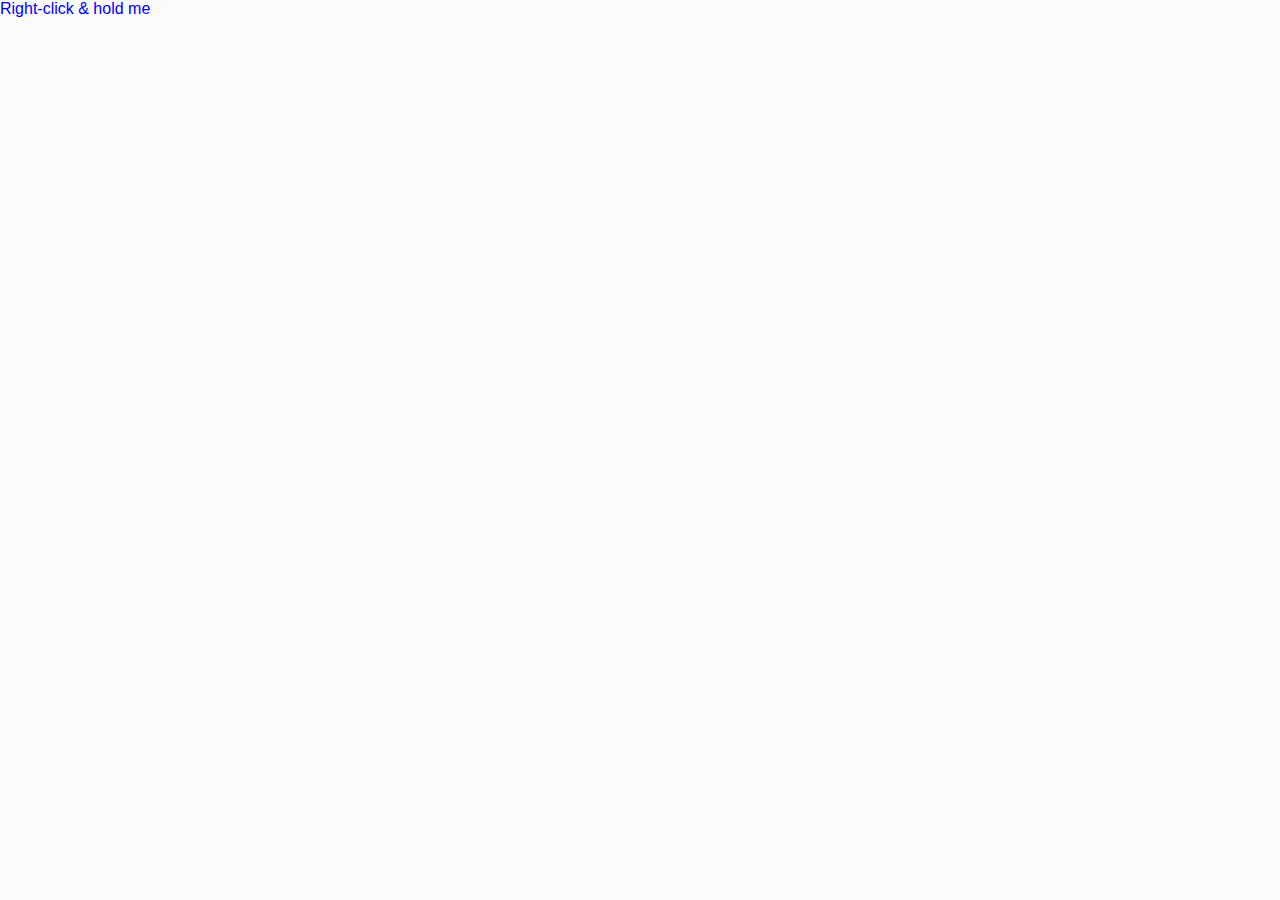
<file: html-2/index.html>
<!DOCTYPE html>
<html lang="en">
<head>
    <meta charset="UTF-8">
    <meta name="viewport" content="width=device-width, initial-scale=1, minimum-scale=1, maximum-scale=1" />
    <title>Document</title>
    
    <link rel="stylesheet" href="css/style.css">

</head>
<body class="body poppins-regular">
    
    <a href="#" id="myLink">Right-click & hold me</a>

    <script src="js/script.js"></script>
</body>

</html>
</file>
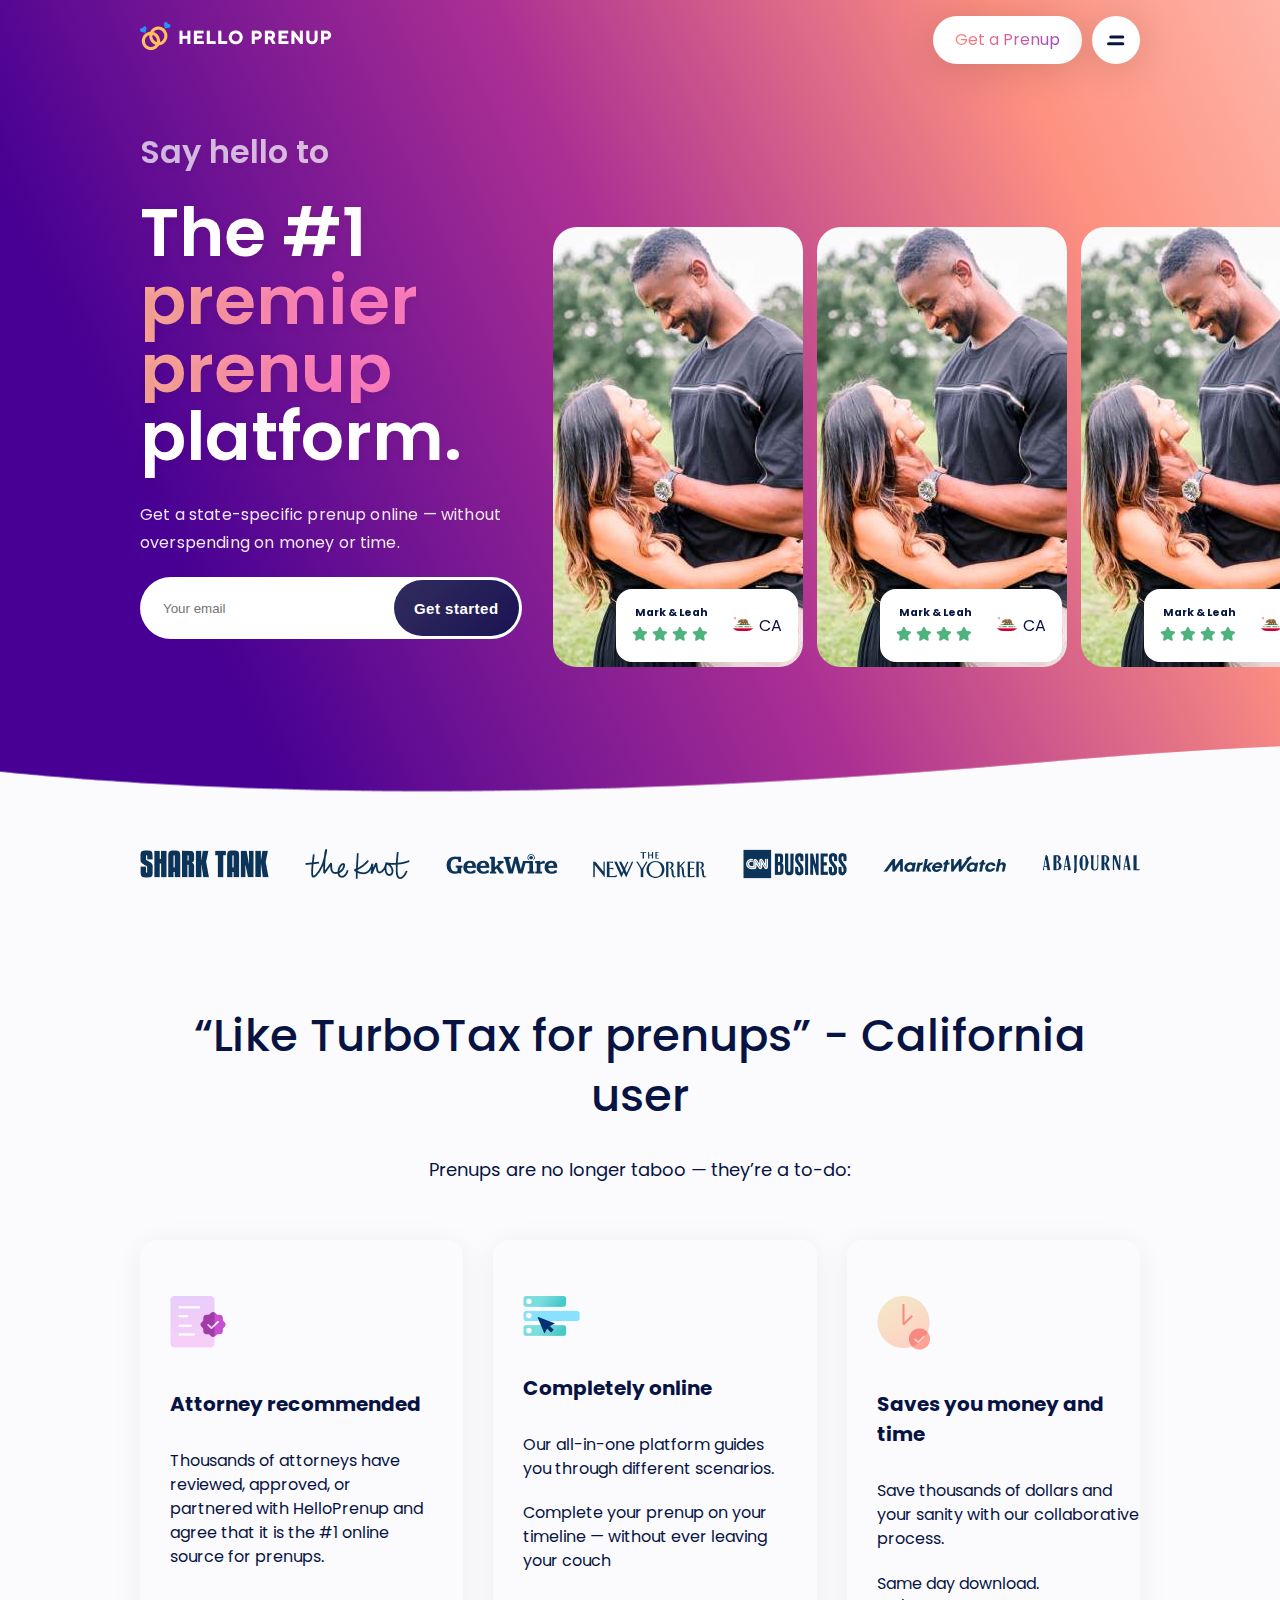
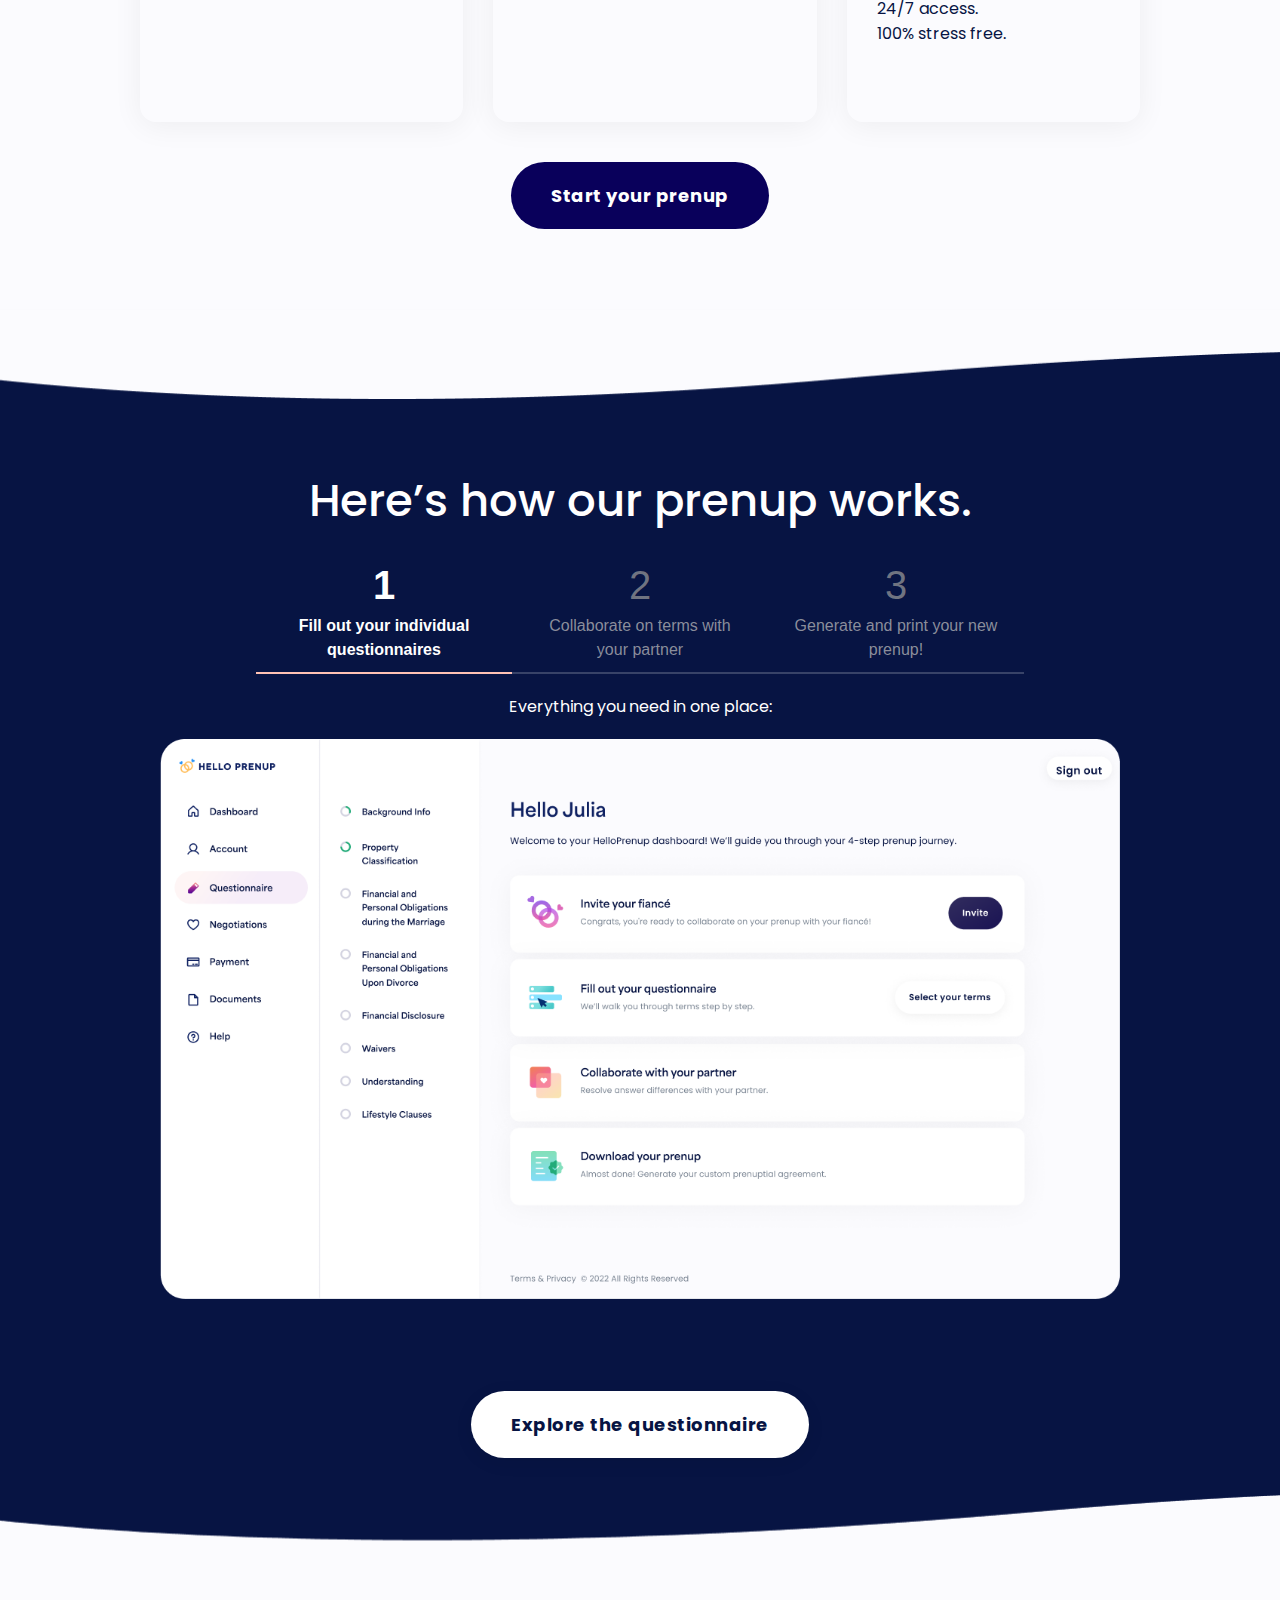
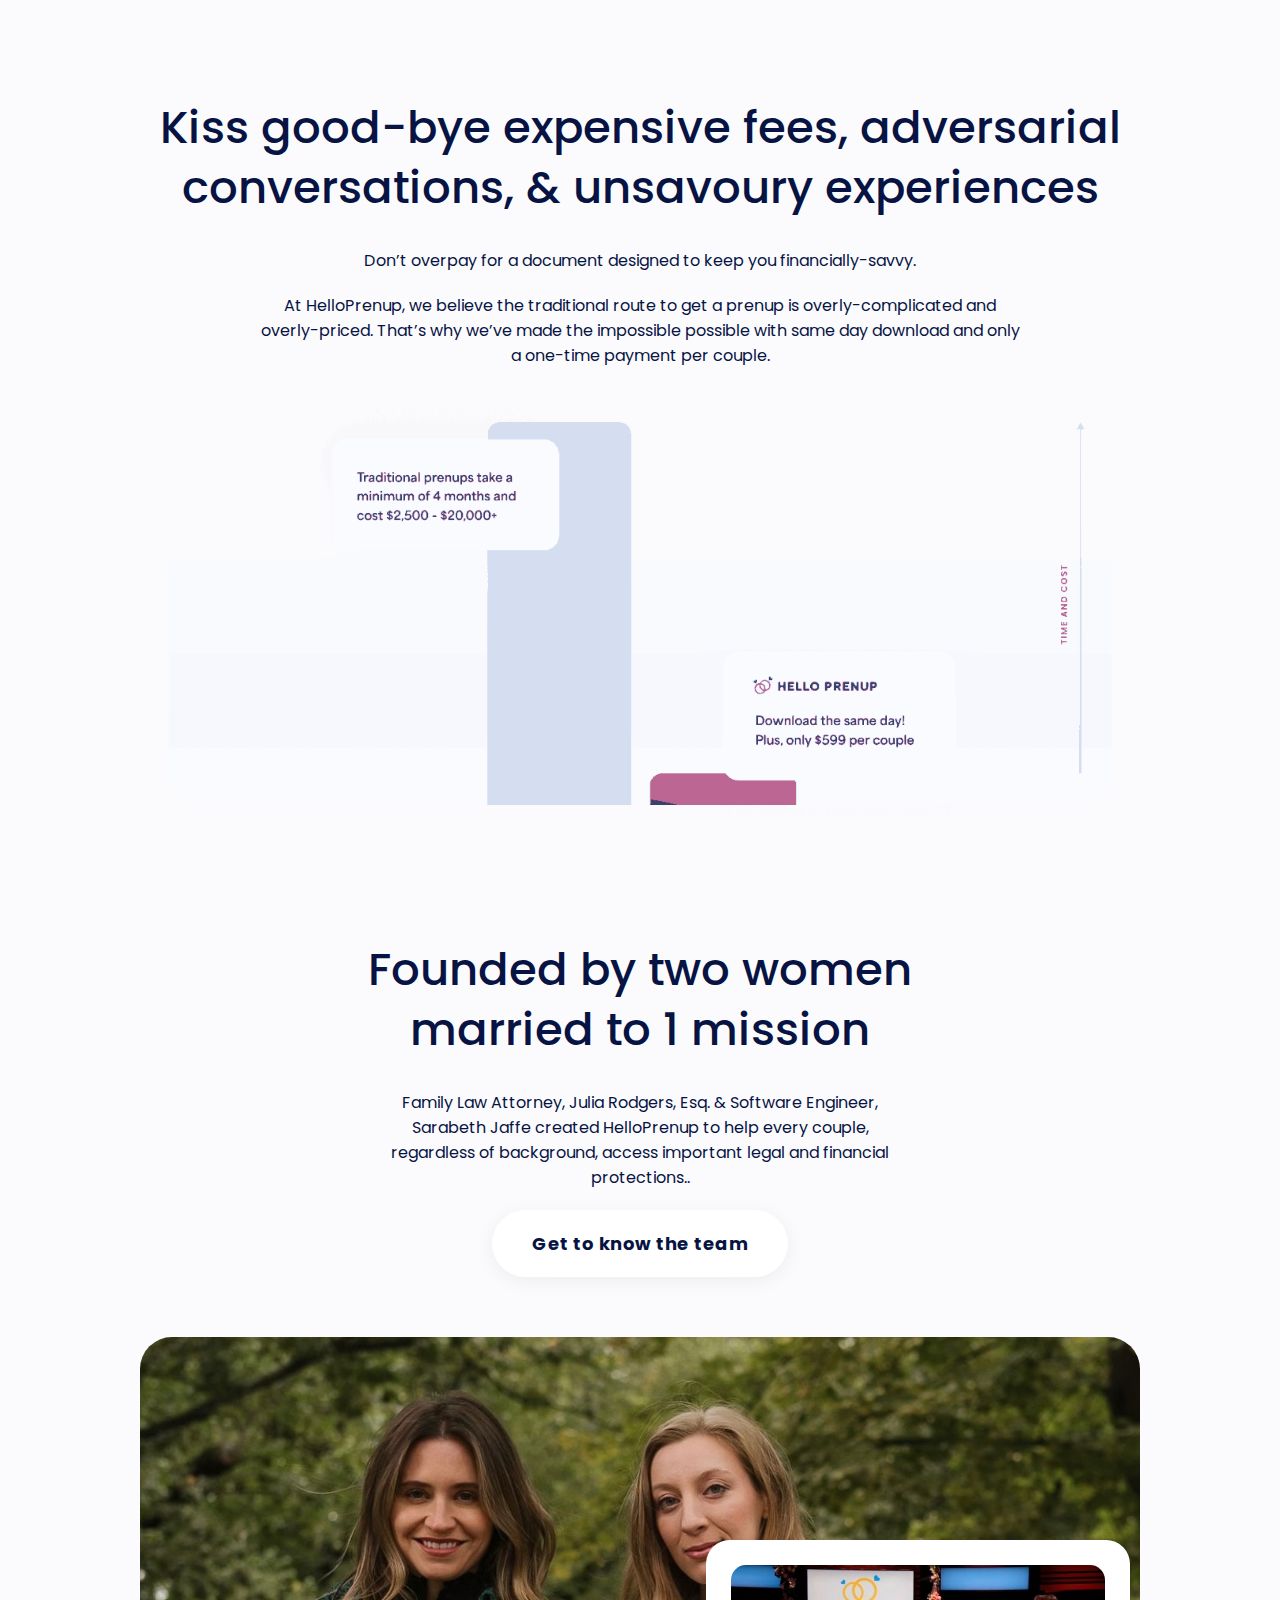
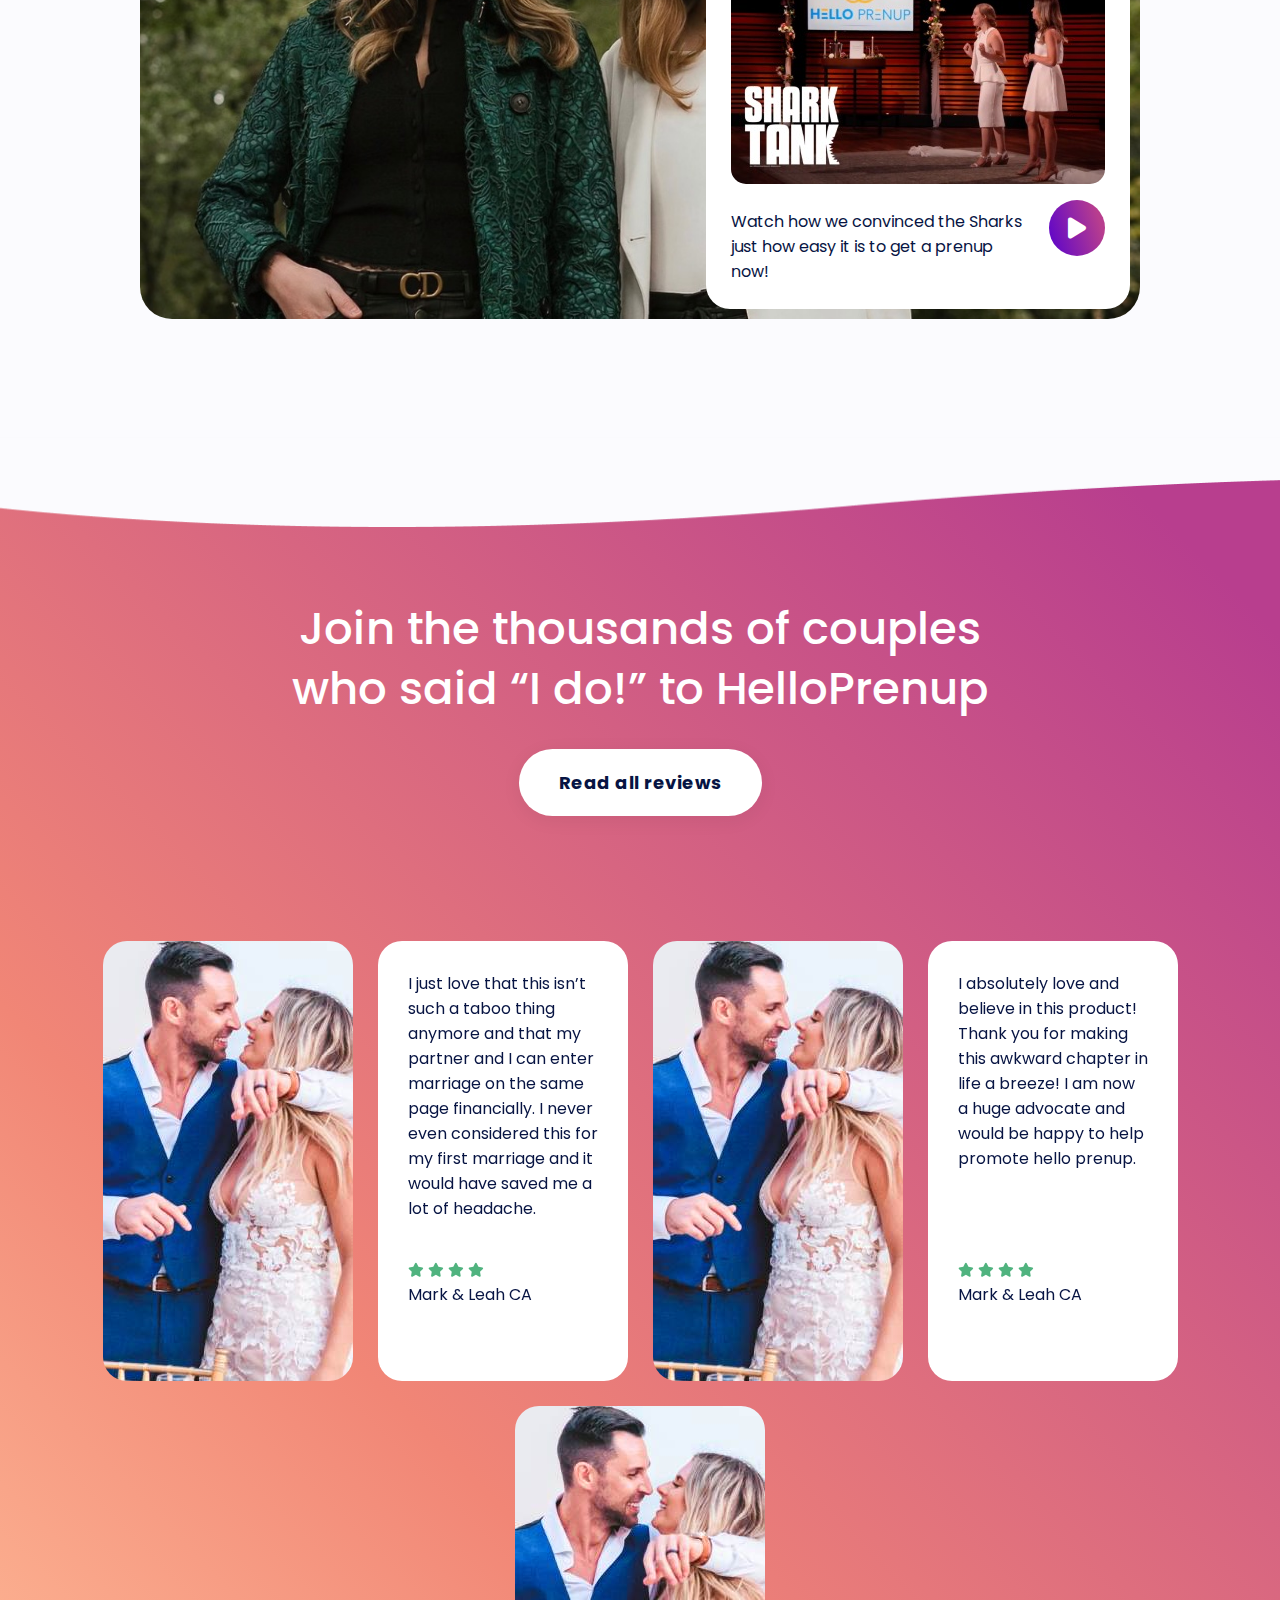
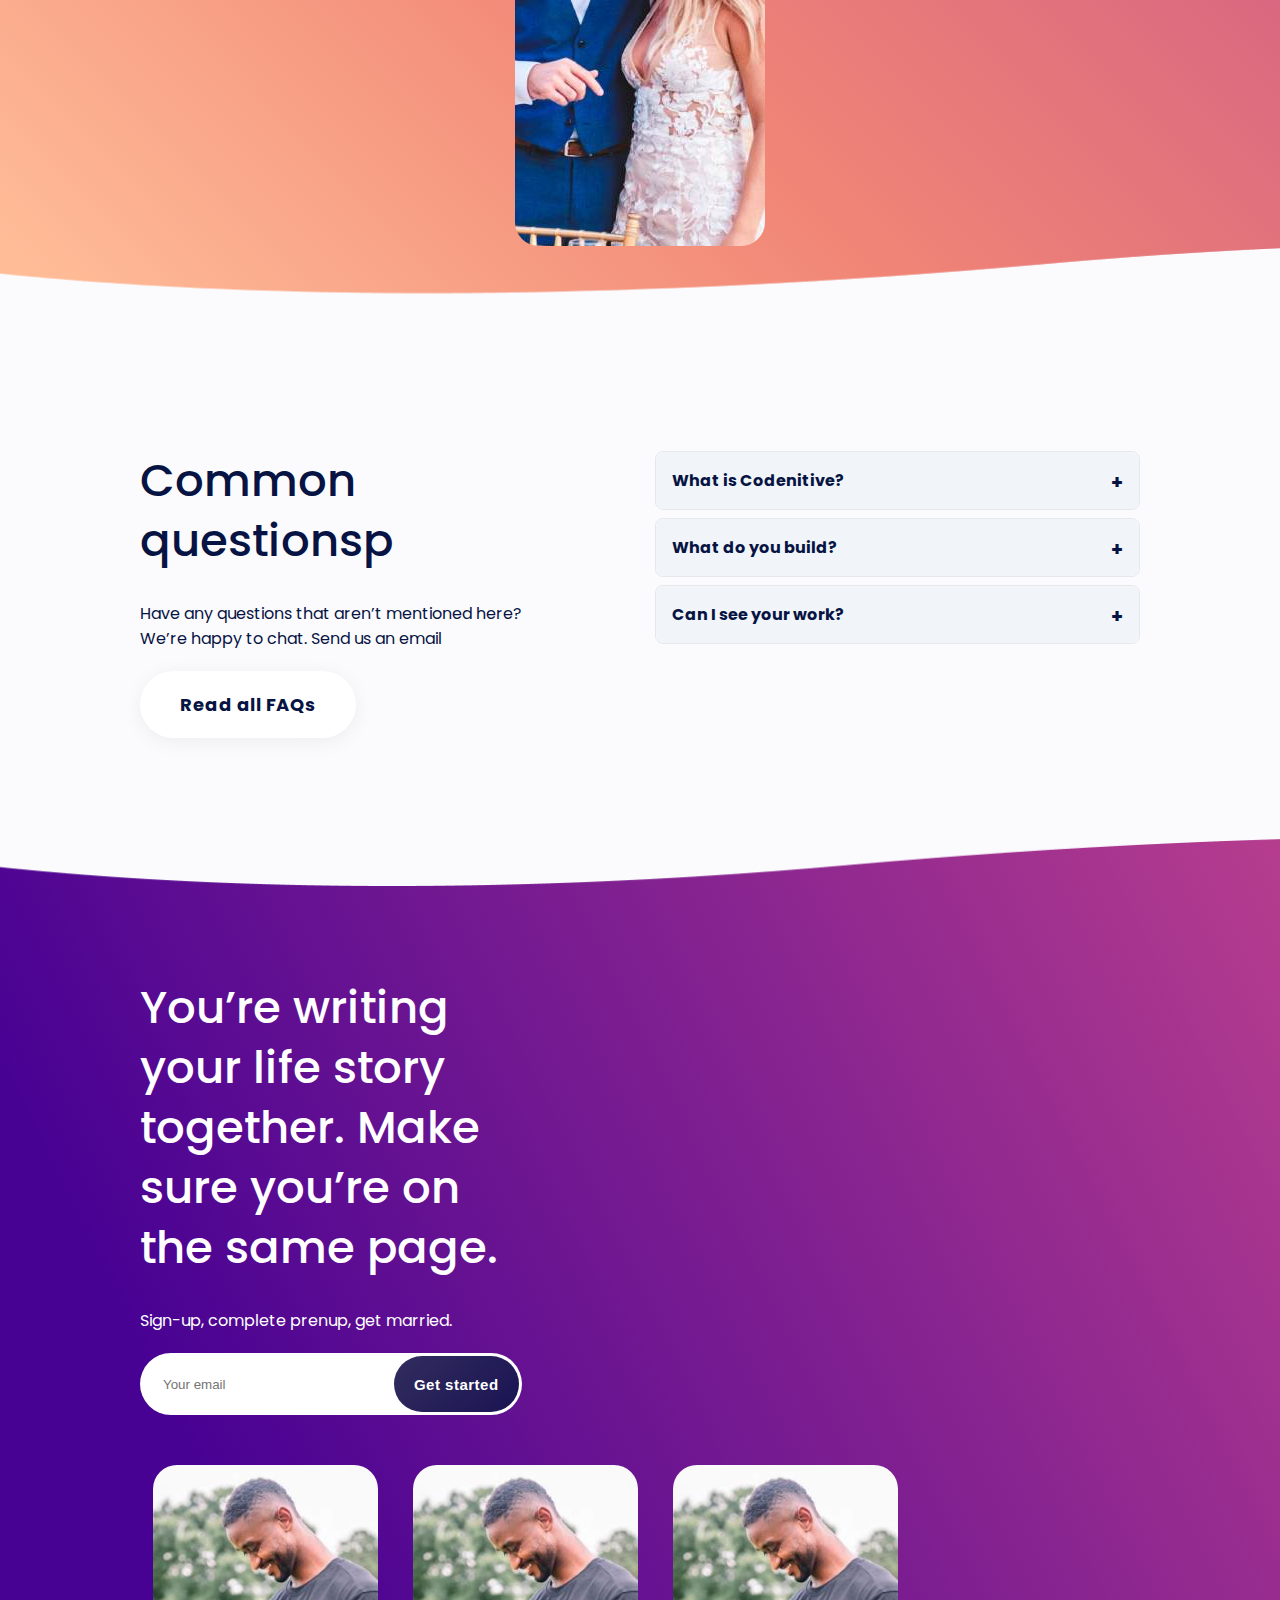
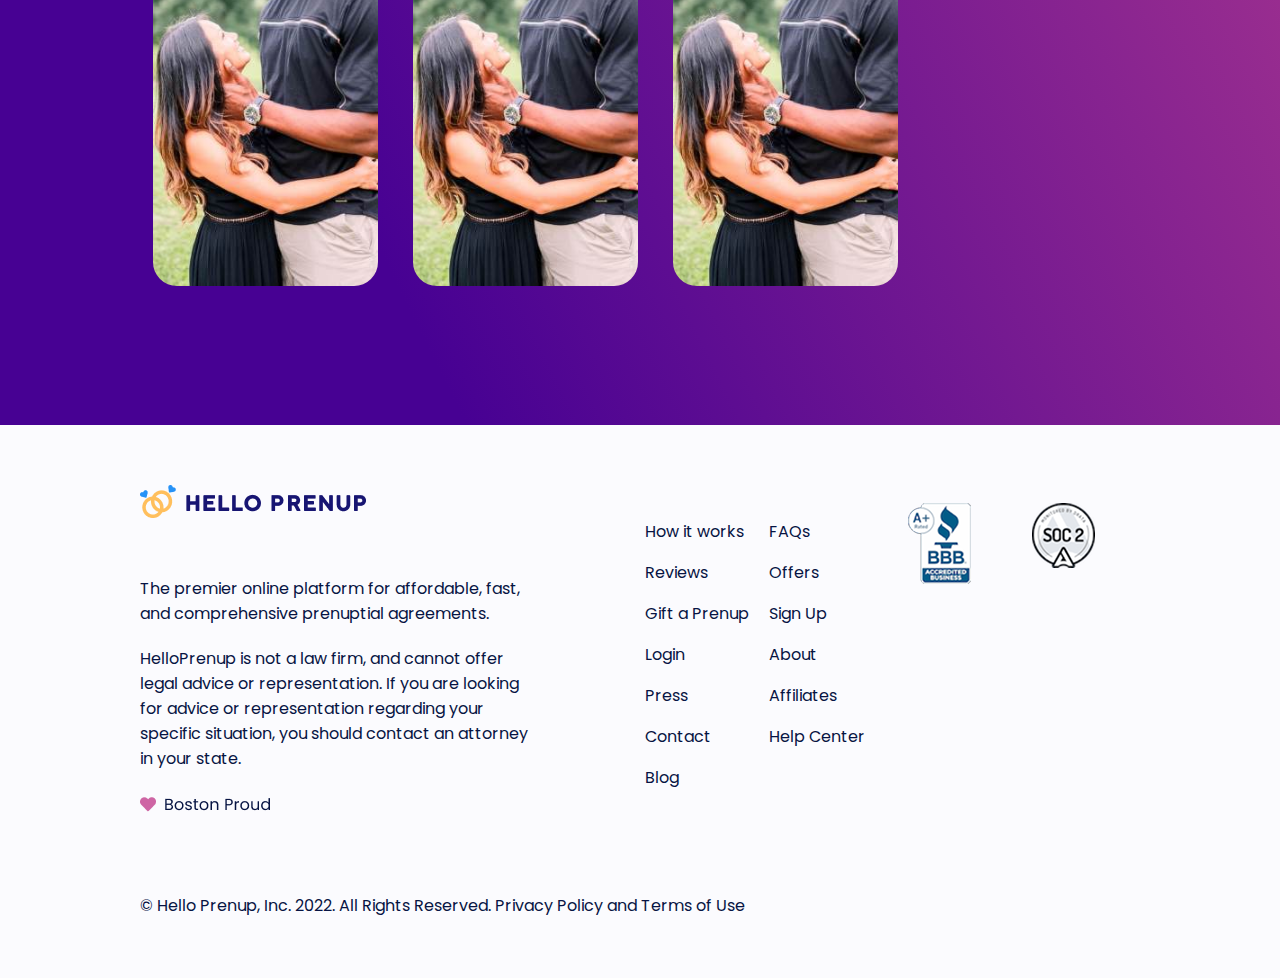
<file: html/index.html>
<!DOCTYPE html>
<html lang="en">
<head>
    <meta charset="UTF-8">
    <!-- <meta name="viewport" content="width=device-width, initial-scale=1.0"> -->
    <meta name="viewport" content="width=device-width, initial-scale=1, minimum-scale=1, maximum-scale=1" />
    <title>Document</title>
    
    <link rel="preconnect" href="https://fonts.googleapis.com">
    <link rel="preconnect" href="https://fonts.gstatic.com" crossorigin>
    <link href="https://fonts.googleapis.com/css2?family=Poppins:ital,wght@0,100;0,200;0,300;0,400;0,500;0,600;0,700;0,800;0,900;1,100;1,200;1,300;1,400;1,500;1,600;1,700;1,800;1,900&display=swap" rel="stylesheet">
    
    <link rel="stylesheet" href="https://cdnjs.cloudflare.com/ajax/libs/font-awesome/6.5.0/css/all.min.css" />
    <!-- Link Swiper's CSS -->
    <link rel="stylesheet" href="https://cdn.jsdelivr.net/npm/swiper@11/swiper-bundle.min.css" />
    <link rel="stylesheet" href="css/style.css">

</head>
<body class="body poppins-regular">
    
    <header id="siteheader" class="header">
        <div class="row">
            <div class="container flex mflex cols-2 align-items-center">
                <div class="col">
                    <div class="logo">
                        <img src="img/Logo_C-1.png" alt="">
                    </div>
                </div>
                <div class="col">
                    <ul class="primary-menu">
                        <li>
                            <a href="#" class="btn menu-btn"><span class="btn-txt">Get a Prenup</span></a>
                        </li>
                        <li>
                            <span id="menu-toggle">
                                <svg width="24" height="24" viewBox="0 0 24 24" fill="none" xmlns="http://www.w3.org/2000/svg">
                                    <g clip-path="url(#clip0_18_15510)">
                                        <line x1="6.75" y1="9" x2="18.75" y2="9" stroke="#071443" stroke-width="3" stroke-linecap="round"/>
                                        <line x1="4.5" y1="15.75" x2="18.75" y2="15.75" stroke="#071443" stroke-width="3" stroke-linecap="round"/>
                                    </g>
                                    <defs>
                                    <clipPath id="clip0_18_15510">
                                    <rect width="24" height="24" fill="white"/>
                                    </clipPath>
                                    </defs>
                                </svg>
                            </span>
                        </li>
                    </ul>
                </div>
            </div>
        </div>
    </header>

    <!-- Hero Section Start -->
    <section class="hero">
        <div class="row">
            <div class="container flex align-items-end justify-content-space-between">
                <div class="col">
                    <div class="hero-text">
                        <p class="hello-txt">Say hello to</p>
                        <h1>The <span>#1</span> <span class="gradient-txt-1">premier prenup</span> platform.</h1>
                        <p class="hero-subheading">Get a state-specific prenup online — without overspending on money or time.</p>
                        <form class="email-form style-1">
                            <input type="email" placeholder="Your email" required>
                            <button type="submit" class="button dark">Get started</button>
                        </form>
                    </div>
                </div>
                <div class="col">
                    <div class="flip-container flip">
                        <div class="card">
                            <div class="card-inner">
                                <div class="front-card">
                                    <img src="img/21.jpg" alt="" class="flip-img">
                                    <div class="review">
                                        <div class="left">
                                            <h6>Mark & Leah</h6>
                                            <div class="star-rating" data-rating="4.2">
                                                <i class="fa-solid fa-star"></i>
                                                <i class="fa-solid fa-star"></i>
                                                <i class="fa-solid fa-star"></i>
                                                <i class="fa-solid fa-star"></i>
                                                <i class="fa-solid fa-star"></i>
                                            </div>
                                        </div>
                                        <div class="right">
                                            <span class="flag"><img src="img/flag-1.png" alt=""></span>
                                            <span class="country">CA</span>
                                        </div>
                                    </div>
                                </div>
                                <div class="back-card">
                                    <img src="img/22.jpg" alt="" class="flip-img">
                                    <div class="review">
                                        <div class="left">
                                            <h6>Mark & Leah</h6>
                                            <div class="star-rating" data-rating="4.2">
                                                <i class="fa-solid fa-star"></i>
                                                <i class="fa-solid fa-star"></i>
                                                <i class="fa-solid fa-star"></i>
                                                <i class="fa-solid fa-star"></i>
                                                <i class="fa-solid fa-star"></i>
                                            </div>
                                        </div>
                                        <div class="right">
                                            <span class="flag"><img src="img/flag-1.png" alt=""></span>
                                            <span class="country">CA</span>
                                        </div>
                                    </div>
                                </div>
                            </div>
                        </div>
                        <div class="card">
                            <div class="card-inner">
                                <div class="front-card">
                                    <img src="img/21.jpg" alt="" class="flip-img">
                                    <div class="review">
                                        <div class="left">
                                            <h6>Mark & Leah</h6>
                                            <div class="star-rating" data-rating="4.2">
                                                <i class="fa-solid fa-star"></i>
                                                <i class="fa-solid fa-star"></i>
                                                <i class="fa-solid fa-star"></i>
                                                <i class="fa-solid fa-star"></i>
                                                <i class="fa-solid fa-star"></i>
                                            </div>
                                        </div>
                                        <div class="right">
                                            <span class="flag"><img src="img/flag-1.png" alt=""></span>
                                            <span class="country">CA</span>
                                        </div>
                                    </div>
                                </div>
                                <div class="back-card">
                                    <img src="img/22.jpg" alt="" class="flip-img">
                                    <div class="review">
                                        <div class="left">
                                            <h6>Mark & Leah</h6>
                                            <div class="star-rating" data-rating="4.2">
                                                <i class="fa-solid fa-star"></i>
                                                <i class="fa-solid fa-star"></i>
                                                <i class="fa-solid fa-star"></i>
                                                <i class="fa-solid fa-star"></i>
                                                <i class="fa-solid fa-star"></i>
                                            </div>
                                        </div>
                                        <div class="right">
                                            <span class="flag"><img src="img/flag-1.png" alt=""></span>
                                            <span class="country">CA</span>
                                        </div>
                                    </div>
                                </div>
                            </div>
                        </div>
                        <div class="card">
                            <div class="card-inner">
                                <div class="front-card">
                                    <img src="img/21.jpg" alt="" class="flip-img">
                                    <div class="review">
                                        <div class="left">
                                            <h6>Mark & Leah</h6>
                                            <div class="star-rating" data-rating="4.2">
                                                <i class="fa-solid fa-star"></i>
                                                <i class="fa-solid fa-star"></i>
                                                <i class="fa-solid fa-star"></i>
                                                <i class="fa-solid fa-star"></i>
                                                <i class="fa-solid fa-star"></i>
                                            </div>
                                        </div>
                                        <div class="right">
                                            <span class="flag"><img src="img/flag-1.png" alt=""></span>
                                            <span class="country">CA</span>
                                        </div>
                                    </div>
                                </div>
                                <div class="back-card">
                                    <img src="img/22.jpg" alt="" class="flip-img">
                                    <div class="review">
                                        <div class="left">
                                            <h6>Mark & Leah</h6>
                                            <div class="star-rating" data-rating="4.2">
                                                <i class="fa-solid fa-star"></i>
                                                <i class="fa-solid fa-star"></i>
                                                <i class="fa-solid fa-star"></i>
                                                <i class="fa-solid fa-star"></i>
                                                <i class="fa-solid fa-star"></i>
                                            </div>
                                        </div>
                                        <div class="right">
                                            <span class="flag"><img src="img/flag-1.png" alt=""></span>
                                            <span class="country">CA</span>
                                        </div>
                                    </div>
                                </div>
                            </div>
                        </div>
                        <div class="card">
                            <div class="card-inner">
                                <div class="front-card">
                                    <img src="img/21.jpg" alt="" class="flip-img">
                                    <div class="review">
                                        <div class="left">
                                            <h6>Mark & Leah</h6>
                                            <div class="star-rating" data-rating="4.2">
                                                <i class="fa-solid fa-star"></i>
                                                <i class="fa-solid fa-star"></i>
                                                <i class="fa-solid fa-star"></i>
                                                <i class="fa-solid fa-star"></i>
                                                <i class="fa-solid fa-star"></i>
                                            </div>
                                        </div>
                                        <div class="right">
                                            <span class="flag"><img src="img/flag-1.png" alt=""></span>
                                            <span class="country">CA</span>
                                        </div>
                                    </div>
                                </div>
                                <div class="back-card">
                                    <img src="img/22.jpg" alt="" class="flip-img">
                                    <div class="review">
                                        <div class="left">
                                            <h6>Mark & Leah</h6>
                                            <div class="star-rating" data-rating="4.2">
                                                <i class="fa-solid fa-star"></i>
                                                <i class="fa-solid fa-star"></i>
                                                <i class="fa-solid fa-star"></i>
                                                <i class="fa-solid fa-star"></i>
                                                <i class="fa-solid fa-star"></i>
                                            </div>
                                        </div>
                                        <div class="right">
                                            <span class="flag"><img src="img/flag-1.png" alt=""></span>
                                            <span class="country">CA</span>
                                        </div>
                                    </div>
                                </div>
                            </div>
                        </div>
                    </div>
                </div>
            </div>
        </div>
        <div class="wave btm"></div>
    </section>
    <!-- Hero Section END -->

    <!--Section 2 Start-->
    <section class="section-2">
        <div class="row">
            <div class="container flex mflex cols-7 justify-content-space-between align-items-center">
                <div class="col">
                    <img src="img/1.png" alt="">
                </div>
                <div class="col">
                    <img src="img/2.png" alt="">
                </div>
                <div class="col">
                    <img src="img/3.png" alt="">
                </div>
                <div class="col">
                    <img src="img/4.png" alt="">
                </div>
                <div class="col">
                    <img src="img/5.png" alt="">
                </div>
                <div class="col">
                    <img src="img/6.png" alt="">
                </div>
                <div class="col">
                    <img src="img/7.png" alt="">
                </div>
            </div>
        </div>
        <div class="row">
            <div class="container">
                <div class="col">
                    <div class="space-120"></div>
                    <h2 class="sec-heading txt-center">“Like TurboTax for prenups” - <span>California user</span></h2>
                    <div class="sec-sub-heading txt-center">Prenups are no longer taboo — they’re a to-do:</div>
                    <div class="space-56"></div>
                </div>
            </div>
            <div class="container flex cols-3 card-style-1">
                <div class="col">
                    <div class="col-inner">
                        <div class="icon">
                            <img src="img/icon-1.png" alt="">
                        </div>
                        <h5 class="txt-left txt-size-5">Attorney recommended</h5>
                        <p class="txt-left txt-size-4">Thousands of attorneys have reviewed, approved, or partnered with HelloPrenup and agree that it is the #1 online source for prenups.</p>
                    </div>
                </div>
                <div class="col">
                    <div class="col-inner">
                        <div class="icon">
                            <img src="img/icon-2.png" alt="">
                        </div>
                        <h5 class="txt-left txt-size-5">Completely online</h5>
                        <p class="txt-left txt-size-4">Our all-in-one platform guides you through different scenarios.</p>
                        <p class="txt-left txt-size-4">Complete your prenup on your timeline — without ever leaving your couch</p>
                    </div>
                </div>
                <div class="col">
                    <div class="col-inner">
                        <div class="icon">
                            <img src="img/icon-3.png" alt="">
                        </div>
                        <h5 class="txt-left txt-size-5">Saves you money and time</h5>
                        <p class="txt-left txt-size-4">Save thousands of dollars and your sanity with our collaborative process. </p>
                        <p>Same day download.<br>
                        24/7 access.<br>
                        100% stress free.</p>
                    </div>
                </div>
            </div>

            <div class="container txt-center">
                <div class="col">
                    <div class="space-40"></div>
                    <a href="#" class="button dark">Start your prenup</a>
                    <div class="space-72"></div>
                </div>
            </div>
        </div>
    </section>
    <!--Section 2 END-->

    <!--Section 3 Start-->
    <section class="section-3 txt-white">
        <div class="wave top"></div>
        <div class="space-120"></div>
        <div class="space-40"></div>
        <div class="row">
            <div class="container">
                <div class="col">
                    <h2 class="sec-heading txt-center">Here’s how our prenup works.</h2>
                </div>
            </div>
            <div class="container">
                <div class="col">
                    <div class="col-inner">
                        <div class="tabs">
                            <div class="tab-buttons">
                                <button class="tab-btn active" data-tab="tab1">
                                    <span class="step">1</span>
                                    Fill out your individual questionnaires
                                </button>
                                <button class="tab-btn" data-tab="tab2">
                                    <span class="step">2</span>
                                    Collaborate on terms with your partner
                                </button>
                                <button class="tab-btn" data-tab="tab3">
                                    <span class="step">3</span>
                                    Generate and print your new prenup!
                                </button>
                            </div>
                            <div class="tab-content">
                                <div id="tab1" class="tab-panel active">
                                    <p class="txt-center">Everything you need in one place:</p>
                                    <img src="img/dashboard.png" alt="" class="large-img center">
                                </div>
                                <div id="tab2" class="tab-panel">
                                <p>This is content for Tab 2.</p>
                                </div>
                                <div id="tab3" class="tab-panel">
                                <p>This is content for Tab 3.</p>
                                </div>
                            </div>
                        </div>
                    </div>
                </div>
            </div>
            <div class="container txt-center">
                <div class="col">
                    <div class="space-72"></div>
                    <a href="#" class="button light">Explore the questionnaire</a>
                </div>
            </div>
        </div>
        <div class="space-120"></div>
        <div class="wave btm"></div>
    </section>
    <!--Section 3 END-->

    <!--Section 4 Start-->
    <section class="section-4">
        <div class="row">
            <div class="container">
                <div class="col">
                    <div class="space-120"></div>
                    <h2 class="sec-heading txt-center">Kiss good-bye expensive fees, adversarial conversations, & unsavoury experiences</h2>
                    <div class="sub-heading-block">
                        <p>Don’t overpay for a document designed to keep you financially-savvy.</p>
                        <p>At HelloPrenup, we believe the traditional route to get a prenup is overly-complicated and overly-priced. That’s why we’ve made the impossible possible with same day download and only a one-time payment per couple.</p>
                    </div>
                    <div class="img-container">
                        <img src="img/goodbye.png" alt="" class="large-img center">
                    </div>
                    <div class="space-120"></div>
                </div>
            </div>
            
            <div class="container">
                <div class="col">
                    
                    <h2 class="sec-heading txt-center">Founded by two women<br> married to 1 mission</h2>
                    <div class="sub-heading-block" style="max-width: 500px;">
                        <p>Family Law Attorney, Julia Rodgers, Esq. & Software Engineer, Sarabeth Jaffe created HelloPrenup to help every couple, regardless of background, access important legal and financial protections..</p>
                    </div>

                    <div class="container txt-center">
                        <div class="col">
                            <a href="#" class="button light">Get to know the team</a>
                        </div>
                    </div>
                    <div class="space-60"></div>
                    <div class="video-container">
                        <div class="video-img">
                            <img src="img/two-women.jpg" alt="" class="large-img center border-radius">
                        </div>
                        <div class="video-popy">
                            <div class="popy-img">
                                <img src="img/popy-img.jpg" alt="">
                            </div>
                            <div class="popy-txt">
                                <div class="popy-txt">
                                    Watch how we convinced the Sharks just how easy it is to get a prenup now!
                                </div>
                                <div class="popy-play-btn">
                                    <a href="">
                                        <div class="play-btn">
                                            <i class="fa-solid fa-play"></i>
                                        </div>
                                    </a>
                                </div>
                            </div>
                        </div>
                    </div>
                    <div class="space-120"></div>
                </div>
            </div>
        </div>
    </section>
    <!--Section 4 END-->

    <!--Section 5 Start-->
    <section class="section-5">
        <div class="wave top"></div>
        <div class="space-120"></div>
        <div class="space-40"></div>
        <div class="row">
            <div class="container">
                <div class="col">
                    <h2 class="sec-heading txt-center txt-white">Join the thousands of couples<br> who said “I do!” to HelloPrenup</h2>
                    <a href="#" class="button light center">Read all reviews</a>
                </div>
            </div>
            <div class="space-120"></div>
            <div class="reviews-grid">
                <div class="grid-item grid-txt active">
                    <div class="grid-item-inner">
                        <div class="front-item active">
                            <img src="img/21.jpg" alt="">
                        </div>
                        <div class="back-item review-1">
                            <div class="left">
                                <p>I absolutely love and believe in this product! Thank you for making this awkward chapter in life a breeze! I am now a huge advocate and would be happy to help promote hello prenup.</p>
                            </div>
                            <div class="right">
                                <div class="star-rating" data-rating="4.2">
                                    <i class="fa-solid fa-star"></i>
                                    <i class="fa-solid fa-star"></i>
                                    <i class="fa-solid fa-star"></i>
                                    <i class="fa-solid fa-star"></i>
                                    <i class="fa-solid fa-star"></i>
                                </div>
                                <div class="review-profile">
                                    <span class="name">Mark & Leah</span>
                                    <span class="country">CA</span>
                                </div>
                            </div>
                        </div>
                    </div>
                </div>
                <div class="grid-item grid-txt">
                    <div class="grid-item-inner">
                        <div class="front-item active">
                            <img src="img/21.jpg" alt="">
                        </div>
                        <div class="back-item review-1">
                            <div class="left">
                                <p>I just love that this isn’t such a taboo thing anymore and that my partner and I can enter marriage on the same page financially. I never even considered this for my first marriage and it would have saved me a lot of headache.</p>
                            </div>
                            <div class="right">
                                <div class="star-rating" data-rating="4.2">
                                    <i class="fa-solid fa-star"></i>
                                    <i class="fa-solid fa-star"></i>
                                    <i class="fa-solid fa-star"></i>
                                    <i class="fa-solid fa-star"></i>
                                    <i class="fa-solid fa-star"></i>
                                </div>
                                <div class="review-profile">
                                    <span class="name">Mark & Leah</span>
                                    <span class="country">CA</span>
                                </div>
                            </div>
                        </div>
                    </div>
                </div>
            
                <div class="grid-item grid-txt active">
                    <div class="grid-item-inner">
                        <div class="front-item active">
                            <img src="img/21.jpg" alt="">
                        </div>
                        <div class="back-item review-1">
                            <div class="left">
                                <p>I absolutely love and believe in this product! Thank you for making this awkward chapter in life a breeze! I am now a huge advocate and would be happy to help promote hello prenup.</p>
                            </div>
                            <div class="right">
                                <div class="star-rating" data-rating="4.2">
                                    <i class="fa-solid fa-star"></i>
                                    <i class="fa-solid fa-star"></i>
                                    <i class="fa-solid fa-star"></i>
                                    <i class="fa-solid fa-star"></i>
                                    <i class="fa-solid fa-star"></i>
                                </div>
                                <div class="review-profile">
                                    <span class="name">Mark & Leah</span>
                                    <span class="country">CA</span>
                                </div>
                            </div>
                        </div>
                    </div>
                </div>

                <div class="grid-item grid-txt">
                    <div class="grid-item-inner">
                        <div class="front-item active">
                            <img src="img/21.jpg" alt="">
                        </div>
                        <div class="back-item review-1">
                            <div class="left">
                                <p>I absolutely love and believe in this product! Thank you for making this awkward chapter in life a breeze! I am now a huge advocate and would be happy to help promote hello prenup.</p>
                            </div>
                            <div class="right">
                                <div class="star-rating" data-rating="4.2">
                                    <i class="fa-solid fa-star"></i>
                                    <i class="fa-solid fa-star"></i>
                                    <i class="fa-solid fa-star"></i>
                                    <i class="fa-solid fa-star"></i>
                                    <i class="fa-solid fa-star"></i>
                                </div>
                                <div class="review-profile">
                                    <span class="name">Mark & Leah</span>
                                    <span class="country">CA</span>
                                </div>
                            </div>
                        </div>
                    </div>
                </div>

                <div class="grid-item grid-txt active">
                    <div class="grid-item-inner">
                        <div class="front-item active">
                            <img src="img/21.jpg" alt="">
                        </div>
                        <div class="back-item review-1">
                            <div class="left">
                                <p>I absolutely love and believe in this product! Thank you for making this awkward chapter in life a breeze! I am now a huge advocate and would be happy to help promote hello prenup.</p>
                            </div>
                            <div class="right">
                                <div class="star-rating" data-rating="4.2">
                                    <i class="fa-solid fa-star"></i>
                                    <i class="fa-solid fa-star"></i>
                                    <i class="fa-solid fa-star"></i>
                                    <i class="fa-solid fa-star"></i>
                                    <i class="fa-solid fa-star"></i>
                                </div>
                                <div class="review-profile">
                                    <span class="name">Mark & Leah</span>
                                    <span class="country">CA</span>
                                </div>
                            </div>
                        </div>
                    </div>
                </div>
                
            </div>
        </div>
        <div class="space-80"></div>
        <div class="wave btm"></div>
    </section>
    <!--Section 5 END-->

    <!--Section 6 Start-->
    <section class="section-6">
        <div class="space-120"></div>
        <div class="row">
            <div class="container flex cols-2">
                <div class="col">
                    <div class="faqs-content">
                        <h2 class="sec-heading">Common<br> questionsp</h2>
                        <p>Have any questions that aren’t mentioned here? We’re happy to chat. Send us an email</p>
                        <a href="#" class="button light left">Read all FAQs</a>
                    </div>
                </div>
                <div class="col">
                    <div class="accordion">
                        <div class="accordion-item">
                            <div class="accordion-header">What is Codenitive?</div>
                            <div class="accordion-content">
                                Codenitive is a portfolio brand for creative, thoughtful coding — especially with WordPress and WooCommerce.
                            </div>
                        </div>
                        <div class="accordion-item">
                            <div class="accordion-header">What do you build?</div>
                            <div class="accordion-content">
                                Custom plugins, themes, dynamic pricing tools, checkout extensions, and more — all tailored for WordPress and eCommerce.
                            </div>
                        </div>
                        <div class="accordion-item">
                            <div class="accordion-header">Can I see your work?</div>
                            <div class="accordion-content">
                                Absolutely. Visit the Projects section or reach out via the contact form for a personalized walkthrough.
                            </div>
                        </div>
                    </div>
                </div>
            </div>
        </div>
        <div class="space-60"></div>
    </section>
    <!--Section 6 END-->

    <!--Section 7 Start -->
    <section class="section-7">
        <div class="wave top"></div>
        <div class="space-120"></div>
        <div class="space-60"></div>
        <div class="row">
            <div class="container flex cols-2 align-items-center justify-content-space-between gap-10">
                <div class="col">
                    <div class="hero-text">
                        <h2 class="sec-heading txt-white">You’re writing your life story together. Make sure you’re on the same page.</h2>
                        <p class="description txt-white">Sign-up, complete prenup, get married.</p>
                        <form class="email-form">
                            <input type="email" placeholder="Your email" required>
                            <button type="submit" class="button dark">Get started</button>
                        </form>
                    </div>
                </div>
                <div class="col">
                    <div class="flex gap-10 mflex">
                        <div class="card">
                            <div class="card-inner">
                                <img src="img/22.jpg" alt="">
                            </div>
                        </div>
                        <div class="card">
                            <div class="card-inner">
                                <img src="img/22.jpg" alt="">
                            </div>
                        </div>
                        <div class="card">
                            <div class="card-inner">
                                <img src="img/22.jpg" alt="">
                            </div>
                        </div>
                    </div>
                </div>
            </div>
        </div>
        <div class="space-120"></div>
    </section>
    <!-- Section 7 END -->
    
    <footer class="footer">
        <div class="row">
            <div class="container flex cols-2 align-items-center justify-content-space-between gap-10">
                <div class="col">
                    <div class="company-info">
                        <div class="logo">
                            <img src="img/Logo_C.png" alt="">
                        </div>
                        <div class="about">
                            <p>The premier online platform for affordable, fast, and comprehensive prenuptial agreements.</p>
                            <p>HelloPrenup is not a law firm, and cannot offer legal advice or representation. If you are looking for advice or representation regarding your specific situation, you should contact an attorney in your state.</p>
                        </div>
                        <div class="proud">
                            <img src="img/boston-proud.png" alt="">
                        </div>
                    </div>
                </div>
                <div class="col">
                    <div class="col-inner">
                        <div class="flex cols-2">
                            <div class="col">
                                <div class="col-inner">
                                    <ul class="secondary-menu grid gcols-2 grow-7">
                                        <li>
                                            <a href="#">How it works</a>
                                        </li>
                                        <li>
                                            <a href="#">FAQs</a>
                                        </li>
                                        <li>
                                            <a href="#">Reviews</a>
                                        </li>
                                        <li>
                                            <a href="#">Offers</a>
                                        </li>
                                        <li>
                                            <a href="#">Gift a Prenup</a>
                                        </li>
                                        <li>
                                            <a href="#">Sign Up</a>
                                        </li>
                                        <li>
                                            <a href="#">Login</a>
                                        </li>
                                        <li>
                                            <a href="#">About</a>
                                        </li>
                                        <li>
                                            <a href="#">Press</a>
                                        </li>
                                        <li>
                                            <a href="#">Affiliates</a>
                                        </li>
                                        <li>
                                            <a href="#">Contact</a>
                                        </li>
                                        <li>
                                            <a href="#">Help Center</a>
                                        </li>
                                        <li>
                                            <a href="#">Blog</a>
                                        </li>
                                    </ul>
                                </div>
                            </div>
                            <div class="col">
                                <div class="grid gcols-2">
                                    <img src="img/bbb.png" alt="">
                                    <img src="img/soc2.png" alt="">
                                </div>
                            </div>
                        </div>
                    </div>
                </div>
            </div>
        </div>
        <div class="row copyright">
            <div class="container">
                <div class="col">
                    © Hello Prenup, Inc. 2022. All Rights Reserved.    <a href="#">Privacy Policy</a> and <a href="#">Terms of Use</a>
                </div>
            </div>
        </div>
    </footer>

    <!--This is full screen menu. It opens on click the menu toggle button in header-->
    <div id="fullscreen-menu" class="fullscreen-menu">
        <nav>
            <ul>
            <li><a href="#">Home</a></li>
            <li><a href="#">Services</a></li>
            <li><a href="#">About</a></li>
            <li><a href="#">Contact</a></li>
            </ul>
        </nav>
        <button id="menu-close" class="menu-close">✕</button>
    </div>

    <script src="js/script.js"></script>
</body>

</html>
</file>
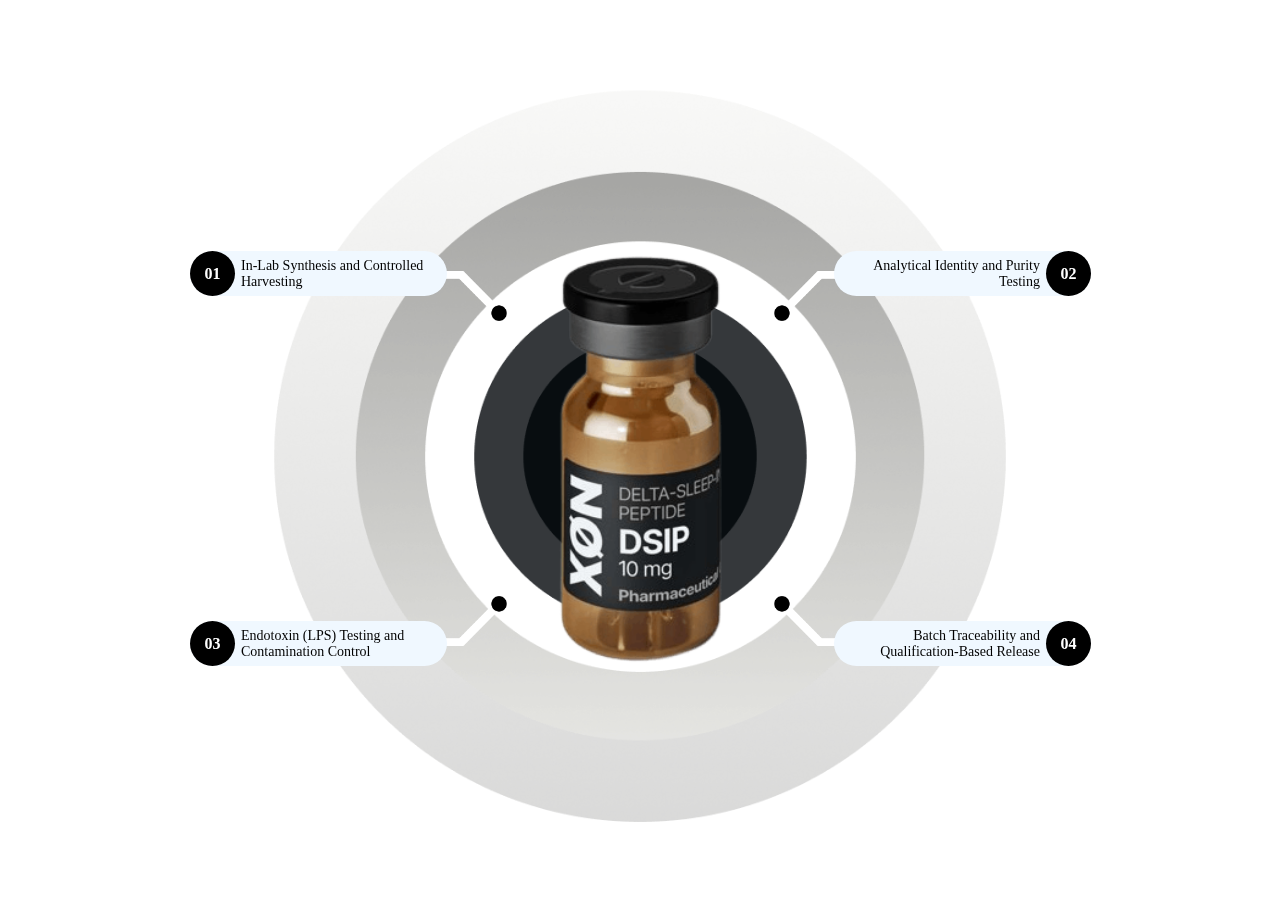
<file: hox-section/4copy.html>
<!DOCTYPE html>
<html lang="en">
<head>
    <meta charset="UTF-8">
    <meta name="viewport" content="width=device-width, initial-scale=1.0">
    <title>Document</title>
</head>
<body>
    
<section>
    <div class="ginfographic-wrapper">
        <div class="ginfographic-container">
            <div class="goption-item gleft gtop" onclick="openPopup(0)">
                <div class="goption-item-inner">
                    <span class="goption-number">01</span>
                    <span class="goption-title">In-Lab Synthesis and Controlled Harvesting </span>
                </div>
            </div>
            <div class="goption-item gright gtop" onclick="openPopup(1)">
                <div class="goption-item-inner">
                    <span class="goption-number">02</span>
                    <span class="goption-title">Analytical Identity and Purity Testing</span>
                </div>
            </div>

            <div class="gcenter-image">
                <div class="gring"></div> <img src="dsip-10g.png" alt="DSIP Vial">
            </div>

            <div class="goption-item gleft gbottom" onclick="openPopup(2)">
                <div class="goption-item-inner">
                    <span class="goption-number">03</span>
                    <span class="goption-title">Endotoxin (LPS) Testing and Contamination Control</span>
                </div>
            </div>
            <div class="goption-item gright gbottom" onclick="openPopup(3)">
                <div class="goption-item-inner">
                    <span class="goption-number">04</span>
                    <span class="goption-title">Batch Traceability and Qualification-Based Release</span>
                </div>
            </div>
        </div>
    </div>
    <div id="gModal" class="g-modal">
        <div class="g-modal-loader"></div> <!-- loader -->
        <div class="g-modal-content">
            <span class="g-close" onclick="closePopup()">&times;</span>
            <h2 id="modalTitle">Title</h2>
            <p id="modalDescription">Description goes here...</p>
        </div>
    </div>

<style>

.ginfographic-wrapper{
    width: 900px;
    height: 900px;
    margin: auto;
    background-image: url(dsip-bg-1.png);
    background-size: cover;
    background-position: center;
    background-repeat: no-repeat;
    display: flex;
    justify-content: center;
    align-items: center;
    animation: gpulse-2 7s ease-in-out 2s infinite;
}

.ginfographic-container {
    display: grid;
    grid-template-columns: 1fr 1fr 1fr;
    grid-template-rows: 1fr 1fr;
    align-items: center;
}
.goption-item-inner {
    background: aliceblue;
    display: flex;
    width: 250px;
    gap: 6px;
    border-radius: 30px;
    align-items: center;
    justify-content: end;
}
.goption-item::after {
    content: "";
    position: absolute;
    width: 80px;
    height: 50px;
    background-image: url(shape-2.png);
    background-size: contain;
    background-position: center;
    background-repeat: no-repeat;
    z-index: -1;
}
/* 01 - Top Left: Pointing Right & Down */
.goption-item.gleft.gtop:after {
    left: 93%;
    top: 45%;
    /* Default orientation usually works here depending on your asset */
}

/* 02 - Top Right: Pointing Left & Down */
.goption-item.gright.gtop:after {
    right: 93%;
    top: 45%;
    transform: scaleX(-1); /* Flip horizontally to face center */
}

/* 03 - Bottom Left: Pointing Right & Up */
.goption-item.gleft.gbottom:after {
    left: 93%;
    bottom: 45%;
    transform: scaleY(-1); /* Flip vertically to face center */
}

/* 04 - Bottom Right: Pointing Left & Up */
.goption-item.gright.gbottom:after {
    right: 93%;
    bottom: 45%;
    transform: scaleX(-1) scaleY(-1); /* Flip both ways to face center */
}
.gright .goption-item-inner {
    flex-direction: row-reverse;
    padding-left: 7px;
}
.gleft .goption-item-inner {
    padding-right: 7px;
}
span.goption-number {
    width: 45px;
    height: 45px;
    background: #000;
    color: #fff;
    border-radius: 40px;
    text-align: center;
    line-height: 45px;
    font-weight: 900;
    /* display: block; */
    flex: 0 0 45px;
}
span.goption-title {
    font-size: 14px;
}
.goption-item img {
    width: 100% !important;
}
.gcenter-image {
    grid-column: 2;
    grid-row: 1 / span 2;
    position: relative;
    display: flex;
    justify-content: center;
}

/* The concentric circle effect */
.gring {
    position: absolute;
    top: 50%;
    left: 50%;
    transform: translate(-50%, -50%);
    z-index: 0;
}

.gcenter-image img {
    position: relative;
    z-index: 1;
    height: 420px;
    animation: gpulse-1 7s ease-in-out 2s infinite;
    pointer-events: none;
}

/* Label Styling */

/* Position circles on left or right */
.gleft { justify-self: start; padding-left: 0px;text-align:left; }
.gleft::before { left: 0px; }

.gright {
    justify-self: end;
    padding-right: 0px;
    text-align: right;
}
.gright::before { right: 0px; }


/* Update Modal to Flexbox for perfect centering */
.g-modal {
  display: none; /* hidden by default */
  position: fixed;
  top: 0;
  left: 0;
  width: 100%;
  height: 100%;
  background: rgba(0,0,0,0.5);
  justify-content: center;
  align-items: center;
  opacity: 0;
  transition: opacity 0.3s ease;
  z-index: 9999;
}

.g-modal.show {
  display: flex;
  opacity: 1;
}

.g-modal-content {
  background: #fff;
  padding: 30px;
  border-radius: 12px;
  max-width: 600px;
  width: 90%;
  transform: scale(0.8) translateY(30px);
  opacity: 0;
  transition: transform 0.4s cubic-bezier(.25,.46,.45,.94), opacity 0.4s cubic-bezier(.25,.46,.45,.94);
}

.g-modal.show .g-modal-content {
  transform: scale(1) translateY(0);
  opacity: 1;
}

/* Loader */
.g-modal-loader {
border: 5px solid var(--e-a-dark-bg);
border-top: 5px solid var(--primary);
  border-radius: 50%;
  width: 50px;
  height: 50px;
  animation: gspin 1s linear infinite;
  position: absolute;
  z-index: 10;
  display: none; /* hidden initially */
}

@keyframes gspin {
  0% { transform: rotate(0deg); }
  100% { transform: rotate(360deg); }
}

/* Hover effect for the buttons */
.goption-item {
    cursor: pointer;
    transition: transform 0.3s ease; 
}

.goption-item:hover {
    transform: scale(1.05);
    filter: brightness(1.2);
}

.gcenter-image, .goption-item {
    will-change: transform, opacity;
}

.ginfographic-container {
    overflow: visible !important;
}

.goption-item.gleft.gtop{
    transform: translate(-65px, -80px);
}
.goption-item.gright.gtop{
    transform: translate(65px, -80px);
}
.goption-item.gleft.gbottom{
    transform: translate(-65px, 80px);
}
.goption-item.gright.gbottom{
    transform: translate(65px, 80px);
}

.g-close {
    position: absolute;
    top: 8px;
    right: 6px;
    font-size: 30px;
    cursor: pointer;
}
#modalTitle {
    font-size: 30px;
    margin-bottom: 10px;
}
#modalDescription {
    font-size: 17px;
    line-height: 22px;
}

@keyframes gpulse-1 {
    0% { transform: translateY(0px);}
    50% { transform: translateY(-10px); }
    100% { transform: translateY(0px); }
}
@keyframes gpulse-2 {
    0% { transform: scale(1);}
    50% { transform: scale(1.02); }
    100% { transform: scale(1); }
}

@media (min-width: 701px) and (max-width: 950px) {
    .ginfographic-wrapper{
        width: 700px;
        height: 700px;
    }
    .ginfographic-container {
        height: calc(700px - 250px);
        width: 700px;
        position: relative;
    }
.goption-item.gleft.gtop::after {
    left: 90%;
}
.goption-item.gright.gtop::after {
    right: 90%;
}
.goption-item.gleft.gbottom::after {
    left: 90%;
}
.goption-item.gright.gbottom::after {
    right: 90%;
}
    .gcenter-image img {
        height: 320px;
    }
    .goption-item {
        width: 252px;
        position: absolute;
    }
    .goption-item.gleft.gtop{
        transform: translate(0px, 0px);
        top:0;
        left: 0px;
    }
    .goption-item.gright.gtop{
        transform: translate(0px, 0px);
        right: 0;
        top: 0;
    }
    .goption-item.gleft.gbottom{
        transform: translate(0px, 0px);
        bottom: 0;
        left:0;
    }
    .goption-item.gright.gbottom{
        transform: translate(0px, 0px);
        right:0;
        bottom: 0;
    }
}

@media (min-width: 501px) and (max-width: 700px) {
    .ginfographic-wrapper{
        width: 500px;
        height: 500px;
    }
    .ginfographic-container {
        height: calc(500px - 70px);
        width: 500px;
        position: relative;
    }
    .goption-item::after {
    width: 68px;
    height: 50px;
}
.goption-item.gleft.gtop::after {
    left: 90%;
}
.goption-item.gright.gtop::after {
    right: 90%;
}
.goption-item.gleft.gbottom::after {
    left: 90%;
}
.goption-item.gright.gbottom::after {
    right: 90%;
}
    .gcenter-image img {
        height: 210px;
    }
    .goption-item {
        width: 210px;
        position: absolute;
    }
    .goption-item.gleft.gtop{
        transform: translate(0px, 0px);
        top:0;
        left: 0px;
    }
    .goption-item.gright.gtop{
        transform: translate(0px, 0px);
        right: 0;
        top: 0;
    }
    .goption-item.gleft.gbottom{
        transform: translate(0px, 0px);
        bottom: 0;
        left:0;
    }
    .goption-item.gright.gbottom{
        transform: translate(0px, 0px);
        right:0;
        bottom: 0;
    }
    span.goption-title {
        font-size: 12px !important;
        line-height: 15px;
    }
    span.goption-number {
    width: 35px;
    height: 35px;
    line-height: 35px;
    flex: 0 0 35px;
}
.goption-item-inner {
    width: 210px;
}
}

@media (max-width: 500px) {
    .ginfographic-wrapper{
        width: 280px;
        height: 280px;
    }
    .ginfographic-container {
        height: calc(280px - 20px);
        width: 280px;
        position: relative;
    }
    .goption-item::after {
    width: 40px;
height: 26px;
}
.goption-item.gleft.gtop::after {
    left: 90%;
}
.goption-item.gright.gtop::after {
    right: 90%;
}
.goption-item.gleft.gbottom::after {
    left: 90%;
}
.goption-item.gright.gbottom::after {
    right: 90%;
}
    .gcenter-image img {
        height: 110px;
    }
    .goption-item {
        width: 135px;
        position: absolute;
    }
    .goption-item.gleft.gtop{
        transform: translate(0px, 0px);
        top:0;
        left: -35px;
    }
    .goption-item.gright.gtop{
        transform: translate(0px, 0px);
        right: -35px;
        top: 0;
    }
    .goption-item.gleft.gbottom{
        transform: translate(0px, 0px);
        bottom: 0;
        left:-35px;
    }
    .goption-item.gright.gbottom{
        transform: translate(0px, 0px);
        right:-35px;
        bottom: 0;
    }
    span.goption-title {
        font-size: 11px !important;
        line-height: 14px;
    }
span.goption-number{
    width: 22px;
    height: 22px;
    line-height: 22px;
    flex: 0 0 22px;
    font-size: 11px;
    font-weight: 700;
    margin-bottom: -30px;
    position: relative;
    top: -27px;
}
.goption-item-inner {
    width: 135px;
    flex-direction: column !important;
    padding: 12px 5px 6px !important;
    border-radius: 10px;
}
.gleft .goption-item-inner {
    padding-right: 0px;
    align-items: start;
}
.gright .goption-item-inner {
    align-items: end;
}
}

</style>
</section>


<script>
    document.addEventListener("DOMContentLoaded", () => {

  const observers = {};

  function observe(el, threshold = 0.25) {
    if (!observers[threshold]) {
      observers[threshold] = new IntersectionObserver((entries, observer) => {
        entries.forEach(entry => {
          if (entry.isIntersecting) {
            entry.target.classList.add("gactive");
            observer.unobserve(entry.target); // stop observing → triggers only once
          }
        });
      }, { threshold });
    }

    observers[threshold].observe(el);
  }

  document.querySelectorAll(".gbox, .gsap-text-zoom").forEach(el => {
    const threshold = parseFloat(el.dataset.threshold) || 0.25;
    observe(el, threshold);
  });

});

// --- POPUP LOGIC (Outside DOMContentLoaded to stay global) ---
const popupData = [
  { title: "In-Lab Synthesis and Controlled Harvesting", desc: "Peptides are synthesized internally using validated cell culture and yeast-based expression systems. Growth parameters, expression windows, and harvest timing are controlled to ensure structural integrity, sequence fidelity, and batch uniformity." },
  { title: "Analytical Identity and Purity Testing", desc: "Each batch undergoes analytical verification to confirm molecular identity, purity, and composition against predefined specifications prior to qualification for release." },
  { title: "Endotoxin (LPS) Testing and Contamination Control", desc: "Endotoxin (LPS) levels are measured as part of the quality control process to ensure contamination remains within established laboratory thresholds appropriate for controlled research and performance applications." },
  { title: "Batch Traceability and Qualification-Based Release", desc: "Production data, analytical results, and quality documentation are maintained at the batch level. Material is released only upon meeting all predefined synthesis and testing criteria; non-conforming batches are rejected." }
];

function openPopup(index) {
    const modal = document.getElementById("gModal");
    const content = document.querySelector(".g-modal-content");
    const loader = document.querySelector(".g-modal-loader");

    if (!modal || !content || !loader) return;

    // Set modal content
    document.getElementById("modalTitle").innerText = popupData[index].title;
    document.getElementById("modalDescription").innerText = popupData[index].desc;

    // Show modal & loader
    modal.classList.add("show");
    loader.style.display = "block";
    content.style.opacity = 0; // hide content initially

    // Simulate loading (e.g., 800ms)
    setTimeout(() => {
        loader.style.display = "none";  // hide loader
        content.style.opacity = 1;       // show content
        content.style.transform = "scale(1) translateY(0)";
    }, 800);
}

function closePopup() {
    const modal = document.getElementById("gModal");
    const content = document.querySelector(".g-modal-content");

    if (!modal || !content) return;

    modal.classList.remove("show");
    content.style.opacity = 0; // reset content opacity
    content.style.transform = "scale(0.8) translateY(30px)";
}

// Close on outside click
window.addEventListener("click", function(event) {
  const modal = document.getElementById("gModal");
  if (event.target === modal) {
    closePopup();
  }
});
</script>
</body>
</html>
</file>
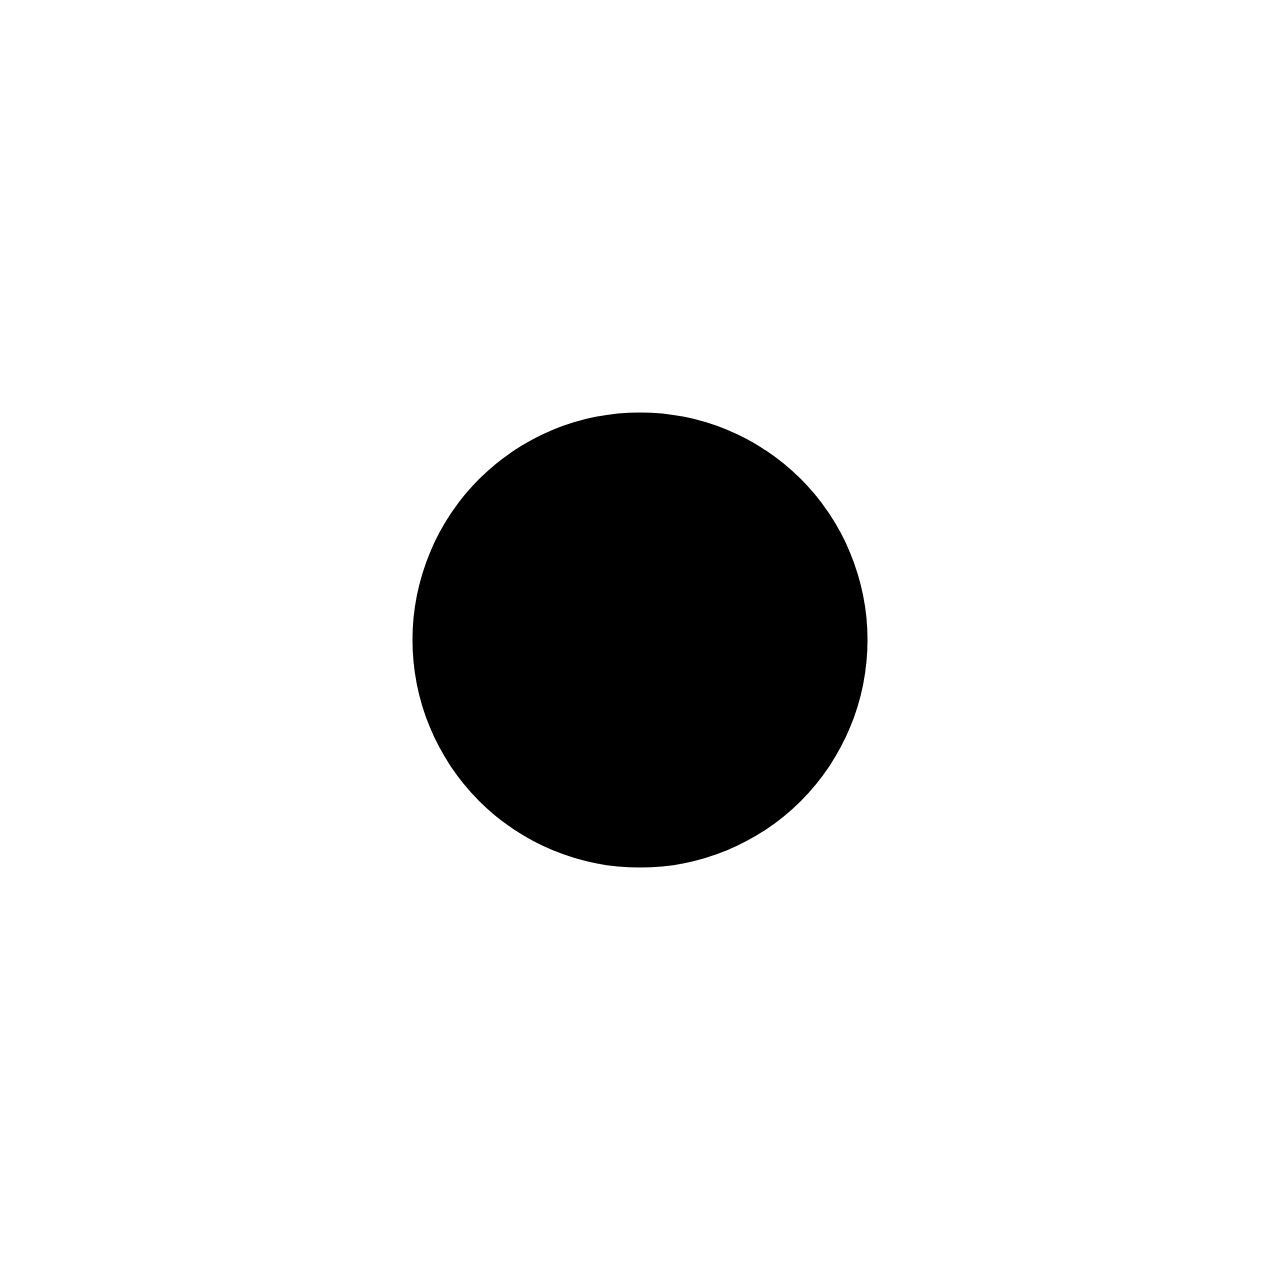
<file: hox-section/4copy2.html>
<!DOCTYPE html>
<html lang="en">
<head>
    <meta charset="UTF-8">
    <meta name="viewport" content="width=device-width, initial-scale=1.0">
    <title>Document</title>
</head>
<body>
    
<section>
    <svg viewBox="0 0 1000 1000">
        <circle cx="500" cy="500" r="180" />
        
        <foreignObject x="80" y="80">Step 1</foreignObject>
        <foreignObject x="700" y="80">Step 2</foreignObject>
        <foreignObject x="80" y="700">Step 3</foreignObject>
        <foreignObject x="700" y="700">Step 4</foreignObject>
    </svg>
</section>

</body>
</html>
</file>
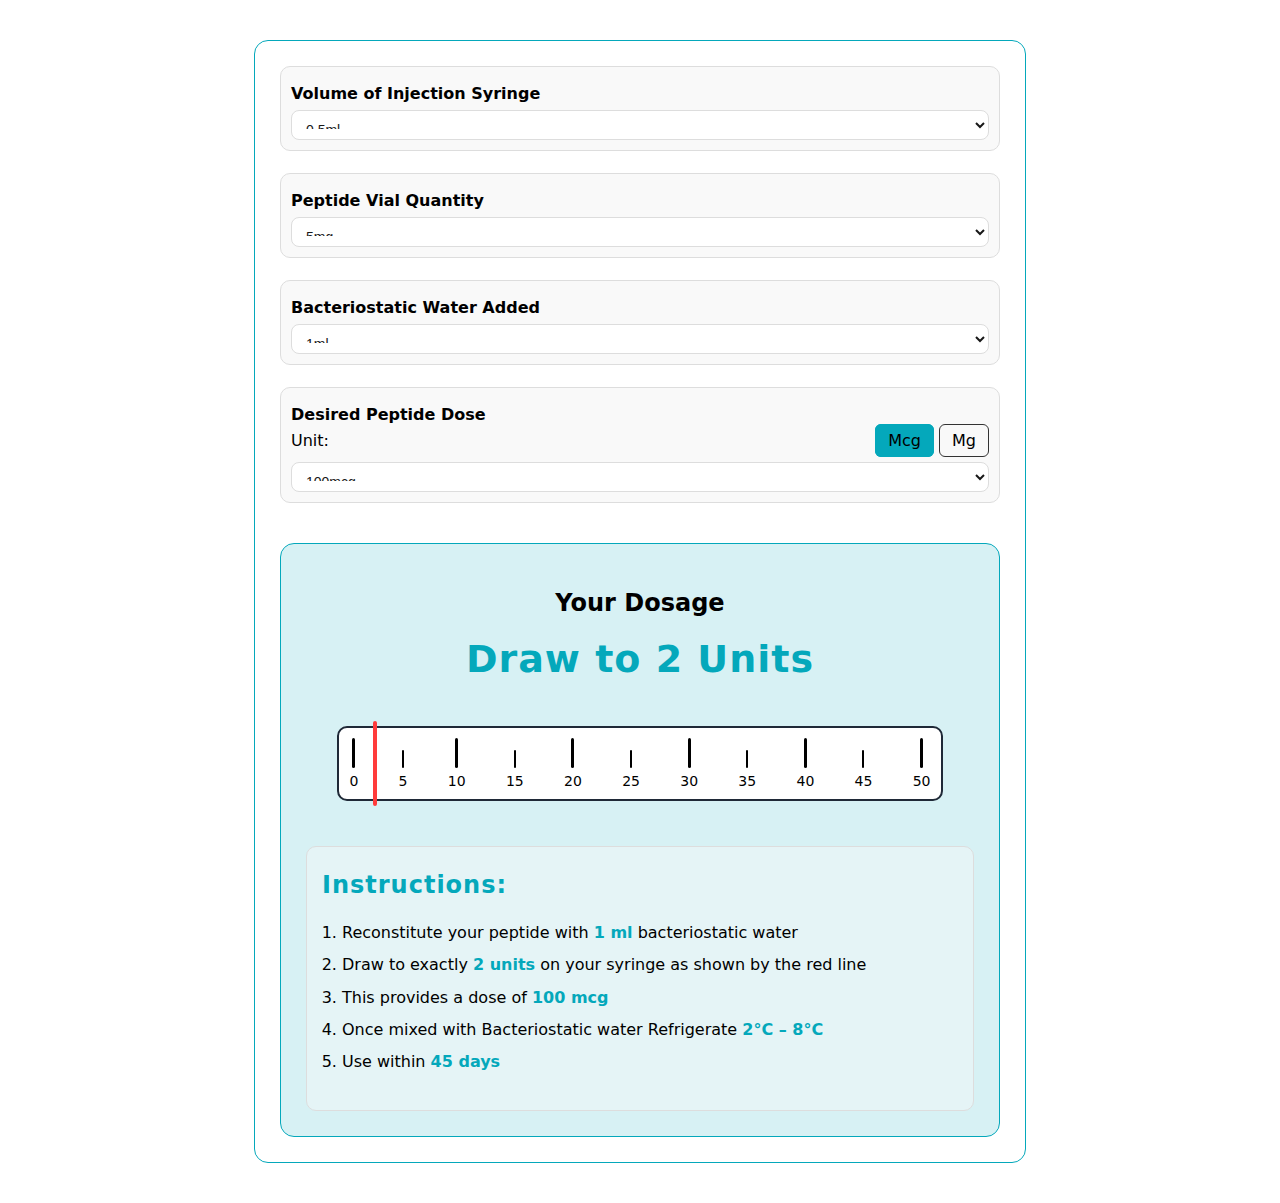
<file: peptides/dosage-clc.html>
<!DOCTYPE html>
<html lang="en">
<head>
<meta charset="UTF-8">
<meta name="viewport" content="width=device-width, initial-scale=1.0">
<title>Peptide Dosage Calculator</title>

<style>
    :root {
        --pc-primary-color: #04a8bb;
        --pc-color-f9f9f966: #f9f9f966;
        --pc-white: #fff;
        --pc-color-181818: #181818;
        --pc-color-ddd: #ddd;
        --pc-color-F9F9F9: #f9f9f9;
        --pc-color-333: #333;
        --pc-color-e1fbff: #e1fbff;
        --pc-color-f7feff: #f7feff;
        --pc-color-1f2937: #1f2937;
        --pc-color-ff3b3b: #ff3b3b; 
        --pc-color-000000: #000000;
    }
.peptide-calculator {
    max-width: 720px;
    margin: 40px auto;
    padding: 25px;
    border-radius: 14px;
    background: var(--pc-white);
    font-family: system-ui, -apple-system, BlinkMacSystemFont, "Segoe UI", sans-serif;
    border: 1px solid var(--pc-primary-color);
}
.peptide-calculator h3 {
    color: var(--pc-primary-color);
    margin-block: 7px;
    font-weight: 600;
    letter-spacing: 1px;
}

.peptide-calculator h4 {
    margin-block: 7px;
}

.calc-group {
    margin-bottom: 22px;
    background-color: var(--pc-color-F9F9F9);
    border: 1px solid var(--pc-color-ddd);
    border-radius: 10px;
    padding: 10px;
}
.cal-item{display:flex;gap:10px;align-items:center;}
.cal-item select, .cal-item input {
    width: 100%;
    padding: 10px;
    border-radius: 8px;
    border: 1px solid var(--pc-color-ddd);
    background: var(--pc-white);
    color: var(--pc-color-181818);
    height: 30px;
    font-size: 14px;
}

.cal-input-custom{display:none;gap:6px;align-items:center;}
.cal-input-custom span{opacity:.7}

.cal-unit{display:flex;justify-content:space-between;margin-bottom:12px}
.unit-toggle span{
  cursor:pointer;
  padding:6px 12px;
  border:1px solid var(--pc-color-333);
  border-radius:6px;
}
.unit-toggle span.active{
  background:var(--pc-primary-color);
  color:var(--pc-color-000000);
  border-color:var(--pc-primary-color);
}

.calc-results{
  margin-top:20px;
  padding:15px;
  background: var(--pc-color-e1fbff);
  border:1px solid var(--pc-primary-color);
  border-radius:10px;
}

.calc-results span{
  color: var(--pc-primary-color);
  font-weight:700;
}

/* Results */
.calc-output {
    margin-top: 40px;
    padding: 25px;
    border-radius: 14px;
    background: rgba(4, 168, 187, 0.16);
    border: 1px solid var(--pc-primary-color);
}

.cal-form-desc {
    margin-top: 25px;
    padding: 15px;
    background: var(--pc-color-f9f9f966);
    border: 1px solid var(--pc-color-ddd);
    border-radius: 10px;
    line-height: 1.7lh;
}

.cal-form-desc h3 {
    font-size: 24px;
}

.calc-output h2{text-align:center}

.result-unit {
    text-align: center;
    font-size: 38px;
    margin: 15px 0 25px;
    font-weight: 600;
    letter-spacing: 1px;
}

.result-unit span{
    color: var(--pc-primary-color);
    font-weight:800;
}

.cal-form {
    position: relative;
    margin: 45px auto;
    border: 2px solid var(--pc-color-1f2937);
    border-radius: 10px;
    max-width: 90%;
    background-color: var(--pc-white);
}

.cal-form-item {
    display: flex;
    justify-content: space-between;
    align-items: flex-end;
    position: relative;
    padding: 10px;
}

.cal-form-item span {
    position: relative;
    font-size: 14px;
    display: flex;
    flex-direction: column;
    gap: 5px;
    justify-content: center;
    align-items: center;
}

.cal-form-item span::before {
    content: "";
    width: 3px;
    height: 30px;
    background-color: var(--pc-color-000000);
    border-radius: 2px;
}

.cal-form-item > span:nth-child(2n)::before {
    width: 2px;
    height: 18px;
}

.cal-form-line{
    position:absolute;
    width: 4px;
    height: 120%;
    border-radius: 20px;
    top: -10%;
    left: 10%;
    background: var(--pc-color-ff3b3b);
    border-radius:3px;
    left:0;
    transition:0.35s cubic-bezier(.4,0,.2,1);
}

.cal-form-desc ol{
    padding-left:20px;
}

.highlight{
    color: var(--pc-primary-color);
    font-weight:700;
}
</style>
</head>

<body>

<div class="peptide-calculator">

  <!-- Syringe Volume -->
  <div class="calc-group">
    <h4>Volume of Injection Syringe</h4>
    <div class="cal-item">
      <select id="syringe">
        <option value="0.3">0.3ml</option>
        <option value="0.5" selected>0.5ml</option>
        <option value="1">1ml</option>
      </select>

      <div class="syringe-custom cal-input-custom">
        <input type="number" id="syringeCustom" placeholder="Enter volume">
        <span>ml</span>
      </div>
    </div>
  </div>

  <!-- Peptide Quantity -->
  <div class="calc-group">
    <h4>Peptide Vial Quantity</h4>
    <div class="cal-item">
      <select id="peptide">
        <option value="5" selected>5mg</option>
        <option value="10">10mg</option>
        <option value="15">15mg</option>
        <option value="custom">Custom</option>
      </select>

      <div class="peptide-custom cal-input-custom">
        <input type="number" id="peptideCustom" placeholder="Enter quantity" min="1" max="20" step="any">
        <span>mg</span>
      </div>
    </div>
  </div>

  <!-- Water Added -->
  <div class="calc-group">
    <h4>Bacteriostatic Water Added</h4>
    <div class="cal-item">
      <select id="bacteriostatic">
        <option value="1" selected>1ml</option>
        <option value="2">2ml</option>
        <option value="3">3ml</option>
        <option value="5">5ml</option>
        <option value="custom">Custom</option>
      </select>

      <div class="bacteriostatic-custom cal-input-custom">
        <input type="number" id="bacteriostaticCustom" placeholder="Enter volume" min="1" max="10" step="any">
        <span>ml</span>
      </div>
    </div>
  </div>

  <!-- Desired Dose -->
  <div class="calc-group">
    <h4>Desired Peptide Dose</h4>

    <div class="cal-unit">
      <span>Unit:</span>
      <div class="unit-toggle">
        <span class="active" data-unit="mcg">Mcg</span>
        <span data-unit="mg">Mg</span>
      </div>
    </div>

    <div class="cal-item cal-mcg-item">
      <select id="dose-mcg">
        <option value="50">50mcg</option>
        <option value="100" selected>100mcg</option>
        <option value="250">250mcg</option>
        <option value="500">500mcg</option>
        <option value="1000">1000mcg</option>
        <option value="custom">Custom</option>
      </select>

      <div class="dose-mcg-custom cal-input-custom">
        <input type="number" id="doseMcgCustom" placeholder="Enter dose in mcg">
        <span>mcg</span>
      </div>
    </div>

    <div class="cal-item cal-mg-item" style="display:none">
      <select id="dose-mg">
        <option value="0.05">0.05mg</option>
        <option value="0.1" selected>0.1mg</option>
        <option value="0.25">0.25mg</option>
        <option value="0.5">0.5mg</option>
        <option value="1">1mg</option>
        <option value="custom">Custom</option>
      </select>

      <div class="dose-mg-custom cal-input-custom">
        <input type="number" id="doseMgCustom" placeholder="Enter dose in mg">
        <span>mg</span>
      </div>
    </div>
  </div>

  <!-- Results -->
  <div class="calc-output">

  <h2>Your Dosage</h2>

  <h3 class="result-unit">
    Draw to <span id="drawUnits">0</span> Units
  </h3>

  <div class="cal-form">
    <div class="cal-form-item">
      <span>0</span><span>5</span><span>10</span><span>15</span><span>20</span>
      <span>25</span><span>30</span><span>35</span><span>40</span><span>45</span><span>50</span>
    </div>
    <span class="cal-form-line" id="needleLine"></span>
  </div>

  <div class="cal-form-desc">
    <h3>Instructions:</h3>
    <ol>
      <li>
        Reconstitute your peptide with 
        <strong><span id="waterAmount" class="highlight"></span></strong>
        bacteriostatic water
      </li>
      <li>
        Draw to exactly 
        <strong><span id="unitsAmount" class="highlight"></span></strong>
        on your syringe as shown by the red line
      </li>
      <li>
        This provides a dose of 
        <strong><span id="doseAmount" class="highlight"></span></strong>
      </li>
      <li>
        Once mixed with Bacteriostatic water Refrigerate 
        <strong><span class="highlight">2°C – 8°C</span></strong>
      </li>
      <li>
        Use within 
        <strong><span class="highlight">45 days</span></strong>
      </li>
    </ol>
  </div>

</div>

</div>

<script>
document.addEventListener('DOMContentLoaded', function () {

  // Unit toggle
  document.querySelectorAll('.unit-toggle span').forEach(btn => {
    btn.addEventListener('click', function () {
      document.querySelectorAll('.unit-toggle span').forEach(b => b.classList.remove('active'));
      this.classList.add('active');

      if (this.dataset.unit === 'mcg') {
        document.querySelector('.cal-mcg-item').style.display = 'flex';
        document.querySelector('.cal-mg-item').style.display  = 'none';
      } else {
        document.querySelector('.cal-mcg-item').style.display = 'none';
        document.querySelector('.cal-mg-item').style.display  = 'flex';
      }

      calculate();
    });
  });

  // Custom field toggles
  toggleCustom('syringe','syringeCustom');
  toggleCustom('peptide','peptideCustom');
  toggleCustom('bacteriostatic','bacteriostaticCustom');
  toggleCustom('dose-mcg','doseMcgCustom');
  toggleCustom('dose-mg','doseMgCustom');

  function toggleCustom(selectID,inputID){
    const select = document.getElementById(selectID);
    const input  = document.getElementById(inputID);
    if(!select || !input) return;

    select.addEventListener('change', ()=>{
      input.parentElement.style.display = select.value === 'custom' ? 'flex' : 'none';
      calculate();
    });
  }

  document.querySelectorAll('select,input').forEach(el=>{
    el.addEventListener('input', calculate);
  });

  function calculate(){

    let syringe = getVal('syringe','syringeCustom');
    let peptide = getVal('peptide','peptideCustom');
    let water   = getVal('bacteriostatic','bacteriostaticCustom');

    let activeUnit = document.querySelector('.unit-toggle span.active').dataset.unit;
    let dose = activeUnit === 'mcg' 
      ? getVal('dose-mcg','doseMcgCustom') 
      : getVal('dose-mg','doseMgCustom') * 1000;

    if(!peptide || !water || !dose) return;

    let totalMcg = peptide * 1000;
    let concentration = totalMcg / water;
    let injectionMl = dose / concentration;
    let injectionIU = injectionMl * 100;

    renderResult(concentration, injectionMl, injectionIU);
  }

  function getVal(selectID,inputID){
    let select = document.getElementById(selectID);
    let input  = document.getElementById(inputID);

    if(!select) return 0;

    return select.value === 'custom'
      ? parseFloat(input.value || 0)
      : parseFloat(select.value);
  }

  
  function renderResult(conc, ml, iu){
    let drawUnits = parseFloat(iu.toFixed(1));

    document.getElementById('drawUnits').innerText = drawUnits;
    document.getElementById('unitsAmount').innerText = drawUnits + ' units';

    let activeUnit = document.querySelector('.unit-toggle span.active').dataset.unit;

    let dose =
        activeUnit === 'mcg'
        ? getVal('dose-mcg','doseMcgCustom') + ' mcg'
        : getVal('dose-mg','doseMgCustom') + ' mg';

    document.getElementById('doseAmount').innerText = dose;

    let water =
        document.getElementById('bacteriostatic').value === 'custom'
        ? document.getElementById('bacteriostaticCustom').value
        : document.getElementById('bacteriostatic').value;

    document.getElementById('waterAmount').innerText = water + ' ml';

    updateSyringeScale(drawUnits);
    }

    function updateSyringeScale(drawUnits){
        // Get selected syringe volume
        let syringeMl = getVal('syringe','syringeCustom');

        // Max IU for syringe
        let maxIU = syringeMl * 100; // 0.3 → 30, 0.5 → 50, 1 → 100

        // Decide step based on syringe
        let step = 5;
        if(syringeMl === 1) step = 10; // 1ml syringe → 10 IU step

        let scale = document.querySelector('.cal-form-item');
        let needle = document.getElementById('needleLine');

        // Clear existing scale
        scale.innerHTML = '';

        // Build ticks
        for(let i = 0; i <= maxIU; i += step){
                let span = document.createElement('span');
                span.textContent = i;
                scale.appendChild(span);
            }

        // Move red indicator line
        let percent = Math.min((drawUnits / maxIU) * 100, 100);
        needle.style.left = `calc(${percent}% + 10px)`;
    }

    calculate();

});
</script>

</body>
</html>
</file>
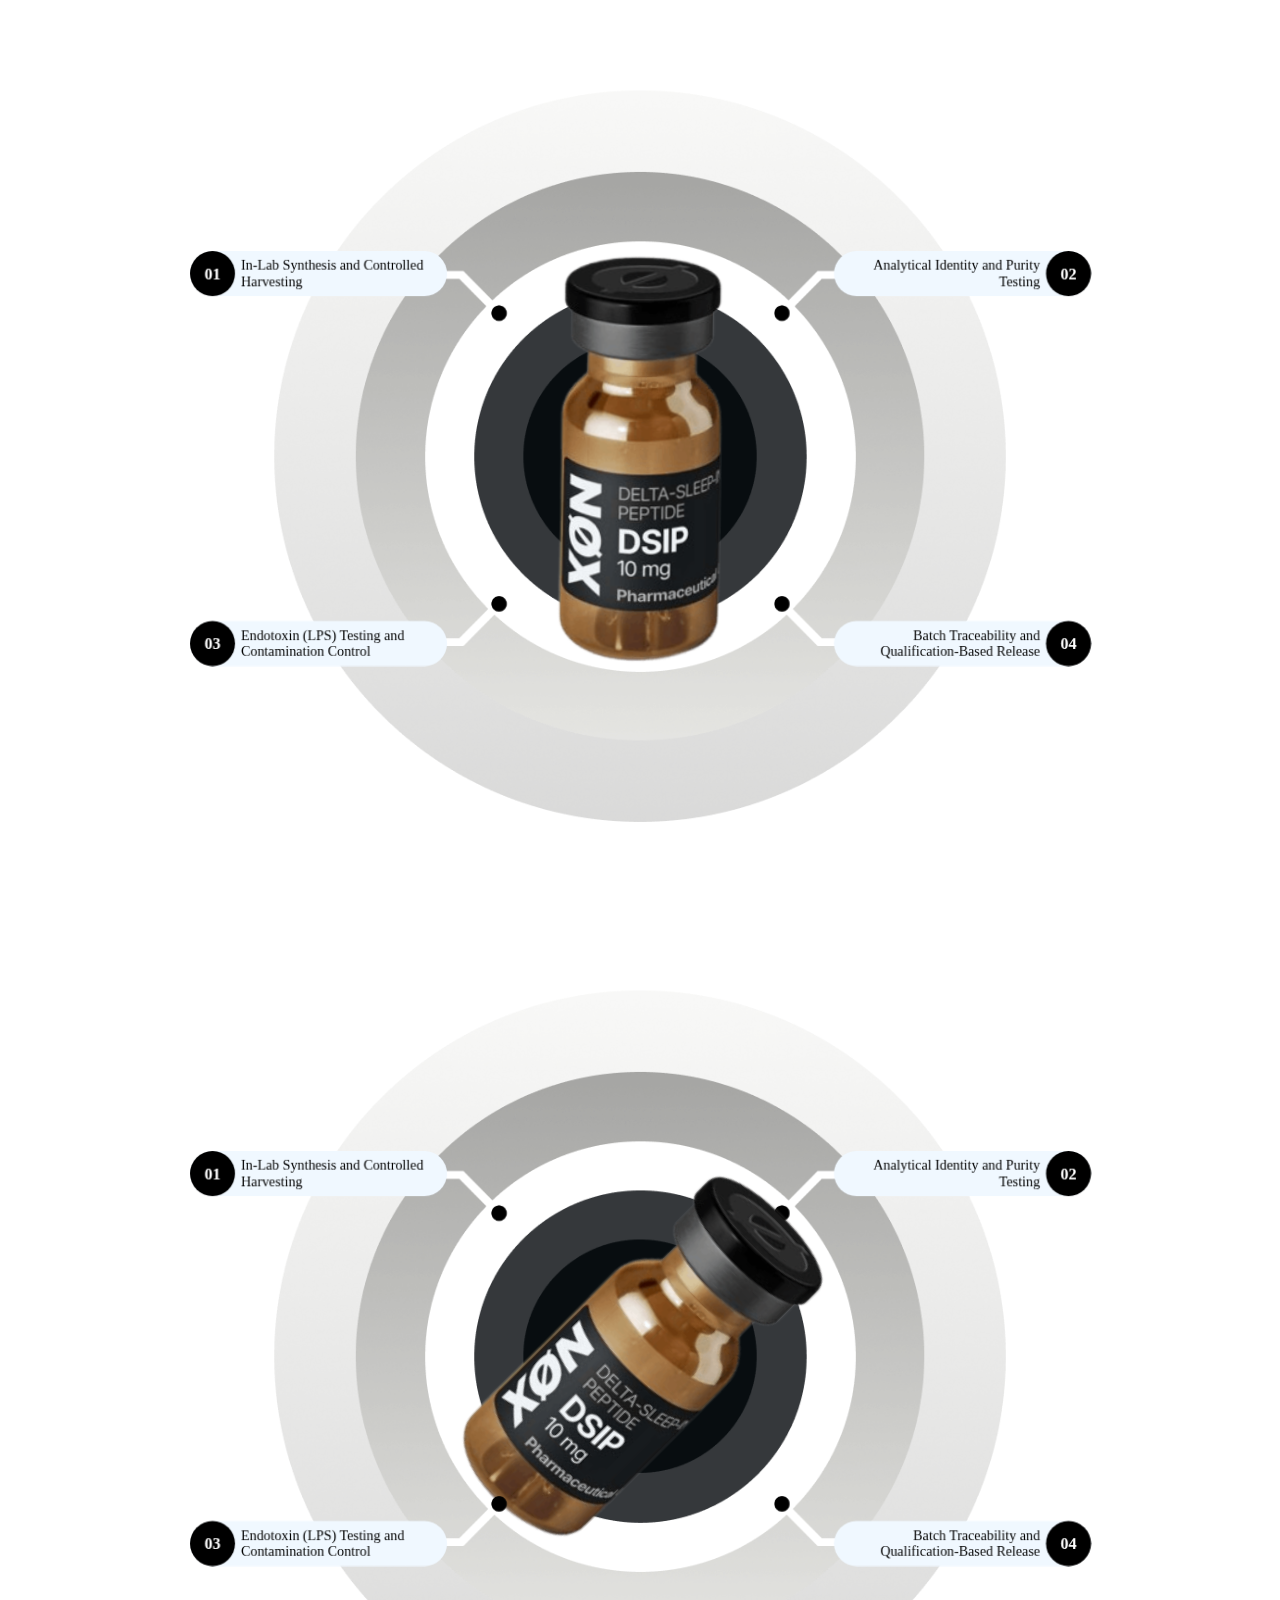
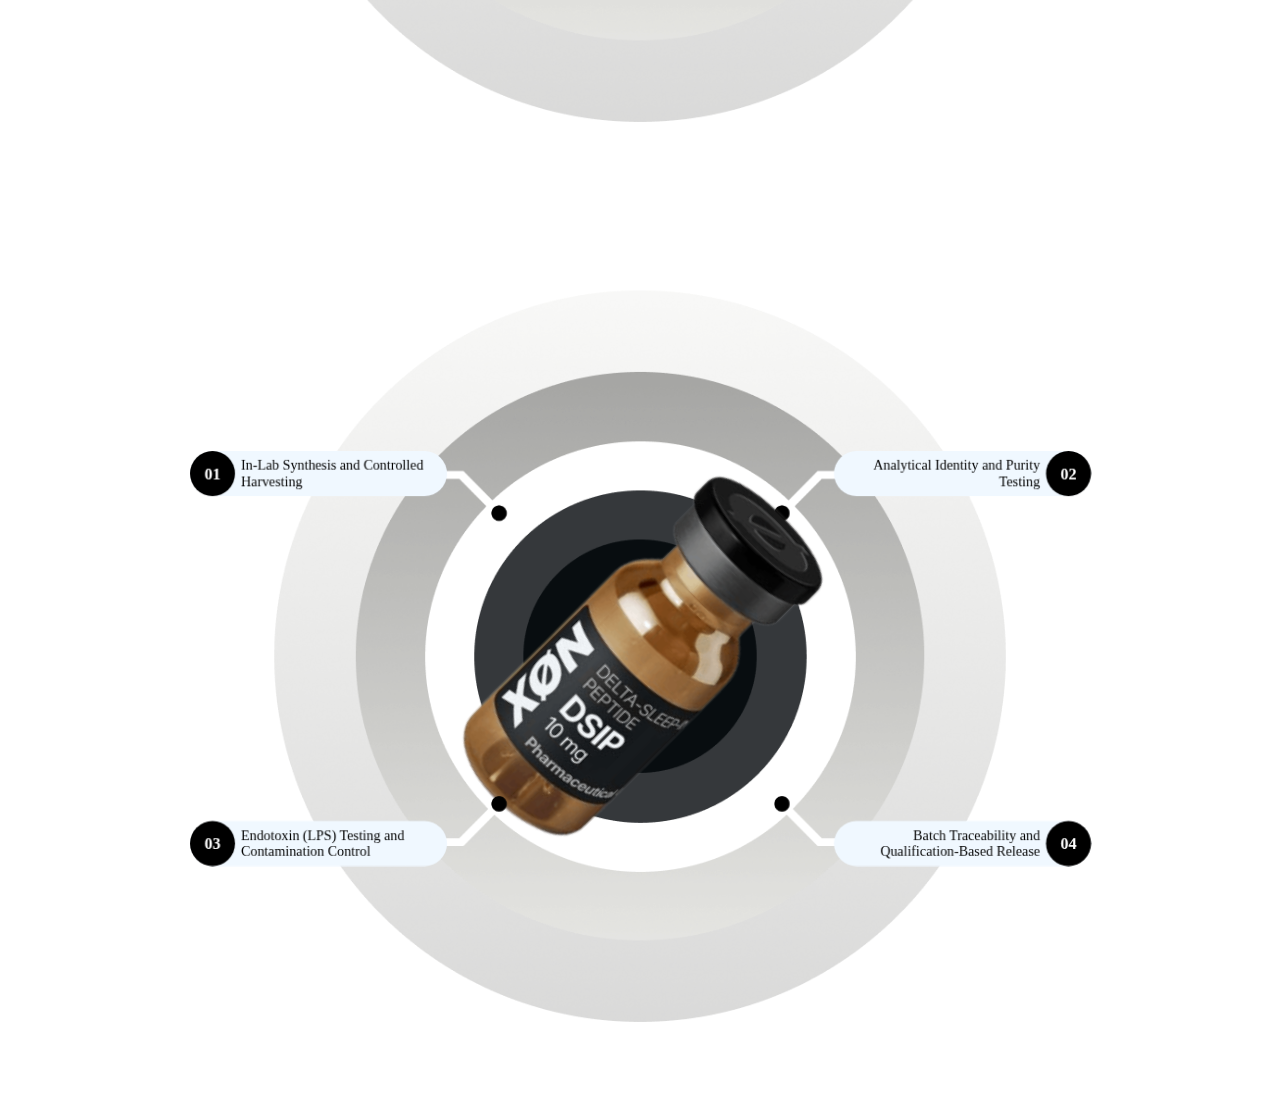
<file: hox-section/animate/animate-1.html>
<!DOCTYPE html>
<html lang="en">
<head>
    <meta charset="UTF-8">
    <meta name="viewport" content="width=device-width, initial-scale=1.0">
    <title>Document</title>
    <link rel="stylesheet" href="style.css">
</head>
<body>
    
<section>
    <div class="ginfographic-wrapper">
        <div class="ginfographic-container">
            <div class="goption-item gleft gtop" onclick="openPopup(0)">
                <div class="goption-item-inner">
                    <span class="goption-number">01</span>
                    <span class="goption-title">In-Lab Synthesis and Controlled Harvesting </span>
                </div>
            </div>
            <div class="goption-item gright gtop" onclick="openPopup(1)">
                <div class="goption-item-inner">
                    <span class="goption-number">02</span>
                    <span class="goption-title">Analytical Identity and Purity Testing</span>
                </div>
            </div>

            <div class="gcenter-image g-scroll-rotate">
                <div class="gring"></div> <img src="dsip-10g.png" alt="DSIP Vial">
            </div>

            <div class="goption-item gleft gbottom" onclick="openPopup(2)">
                <div class="goption-item-inner">
                    <span class="goption-number">03</span>
                    <span class="goption-title">Endotoxin (LPS) Testing and Contamination Control</span>
                </div>
            </div>
            <div class="goption-item gright gbottom" onclick="openPopup(3)">
                <div class="goption-item-inner">
                    <span class="goption-number">04</span>
                    <span class="goption-title">Batch Traceability and Qualification-Based Release</span>
                </div>
            </div>
        </div>
    </div>
    <div id="gModal" class="g-modal">
        <div class="g-modal-loader"></div> <!-- loader -->
        <div class="g-modal-content">
            <span class="g-close" onclick="closePopup()">&times;</span>
            <h2 id="modalTitle">Title</h2>
            <p id="modalDescription">Description goes here...</p>
        </div>
    </div>

</section>

<section>
    <div class="ginfographic-wrapper">
        <div class="ginfographic-container">
            <div class="goption-item gleft gtop" onclick="openPopup(0)">
                <div class="goption-item-inner">
                    <span class="goption-number">01</span>
                    <span class="goption-title">In-Lab Synthesis and Controlled Harvesting </span>
                </div>
            </div>
            <div class="goption-item gright gtop" onclick="openPopup(1)">
                <div class="goption-item-inner">
                    <span class="goption-number">02</span>
                    <span class="goption-title">Analytical Identity and Purity Testing</span>
                </div>
            </div>

            <div class="gcenter-image g-scroll-rotate">
                <div class="gring"></div> <img src="dsip-10g.png" alt="DSIP Vial">
            </div>

            <div class="goption-item gleft gbottom" onclick="openPopup(2)">
                <div class="goption-item-inner">
                    <span class="goption-number">03</span>
                    <span class="goption-title">Endotoxin (LPS) Testing and Contamination Control</span>
                </div>
            </div>
            <div class="goption-item gright gbottom" onclick="openPopup(3)">
                <div class="goption-item-inner">
                    <span class="goption-number">04</span>
                    <span class="goption-title">Batch Traceability and Qualification-Based Release</span>
                </div>
            </div>
        </div>
    </div>
    <div id="gModal" class="g-modal">
        <div class="g-modal-loader"></div> <!-- loader -->
        <div class="g-modal-content">
            <span class="g-close" onclick="closePopup()">&times;</span>
            <h2 id="modalTitle">Title</h2>
            <p id="modalDescription">Description goes here...</p>
        </div>
    </div>

</section>

<section>
    <div class="ginfographic-wrapper">
        <div class="ginfographic-container">
            <div class="goption-item gleft gtop" onclick="openPopup(0)">
                <div class="goption-item-inner">
                    <span class="goption-number">01</span>
                    <span class="goption-title">In-Lab Synthesis and Controlled Harvesting </span>
                </div>
            </div>
            <div class="goption-item gright gtop" onclick="openPopup(1)">
                <div class="goption-item-inner">
                    <span class="goption-number">02</span>
                    <span class="goption-title">Analytical Identity and Purity Testing</span>
                </div>
            </div>

            <div class="gcenter-image g-scroll-rotate">
                <div class="gring"></div> <img src="dsip-10g.png" alt="DSIP Vial">
            </div>

            <div class="goption-item gleft gbottom" onclick="openPopup(2)">
                <div class="goption-item-inner">
                    <span class="goption-number">03</span>
                    <span class="goption-title">Endotoxin (LPS) Testing and Contamination Control</span>
                </div>
            </div>
            <div class="goption-item gright gbottom" onclick="openPopup(3)">
                <div class="goption-item-inner">
                    <span class="goption-number">04</span>
                    <span class="goption-title">Batch Traceability and Qualification-Based Release</span>
                </div>
            </div>
        </div>
    </div>
    <div id="gModal" class="g-modal">
        <div class="g-modal-loader"></div> <!-- loader -->
        <div class="g-modal-content">
            <span class="g-close" onclick="closePopup()">&times;</span>
            <h2 id="modalTitle">Title</h2>
            <p id="modalDescription">Description goes here...</p>
        </div>
    </div>

</section>

<script src="script.js"></script>
</body>
</html>
</file>
<file: html-2/css/style.css>
:root{
    --color-blue: #09005b;
    --color-navy: #071443;
    --color-white: #fff;
    --color-border-1: #FFC2B4;
    --gradient-bg-1: linear-gradient(133.72deg, #302B5D 7.27%, #1B1454 95.85%);
    --gradient-bg-2: linear-gradient(272.29deg, #FF7EBF 49.55%, #FBA597 94.16%);
    --gradient-bg-3: linear-gradient(245.05deg, #FDD3CA -15.39%, #FE9180 17.47%, #AC3093 47.34%, #470093 81.99%);
    --gradient-bg-4: linear-gradient(251.16deg, #FFBC97 3.31%, #F18676 33.36%, #B83E8E 92.93%);
    --gradient-bg-4: linear-gradient(45.16deg, #FFBC97 3.31%, #F18676 33.36%, #B83E8E 92.93%);
    --gradient-bg-5: linear-gradient(253.18deg, #B83E8E 16.05%, #6409C5 90.4%);
    --gradient-bg-6:linear-gradient(243.64deg, #B83E8E -0.16%, #470193 75.31%);
}

.poppins-thin {
  font-family: "Poppins", sans-serif;
  font-weight: 100;
  font-style: normal;
}

.poppins-extralight {
  font-family: "Poppins", sans-serif;
  font-weight: 200;
  font-style: normal;
}

.poppins-light {
  font-family: "Poppins", sans-serif;
  font-weight: 300;
  font-style: normal;
}

.poppins-regular {
  font-family: "Poppins", sans-serif;
  font-weight: 400;
  font-style: normal;
}

.poppins-medium {
  font-family: "Poppins", sans-serif;
  font-weight: 500;
  font-style: normal;
}

.poppins-semibold {
  font-family: "Poppins", sans-serif;
  font-weight: 600;
  font-style: normal;
}

.poppins-bold {
  font-family: "Poppins", sans-serif;
  font-weight: 700;
  font-style: normal;
}

.poppins-extrabold {
  font-family: "Poppins", sans-serif;
  font-weight: 800;
  font-style: normal;
}

.poppins-black {
  font-family: "Poppins", sans-serif;
  font-weight: 900;
  font-style: normal;
}

.poppins-thin-italic {
  font-family: "Poppins", sans-serif;
  font-weight: 100;
  font-style: italic;
}

.poppins-extralight-italic {
  font-family: "Poppins", sans-serif;
  font-weight: 200;
  font-style: italic;
}

.poppins-light-italic {
  font-family: "Poppins", sans-serif;
  font-weight: 300;
  font-style: italic;
}

.poppins-regular-italic {
  font-family: "Poppins", sans-serif;
  font-weight: 400;
  font-style: italic;
}

.poppins-medium-italic {
  font-family: "Poppins", sans-serif;
  font-weight: 500;
  font-style: italic;
}

.poppins-semibold-italic {
  font-family: "Poppins", sans-serif;
  font-weight: 600;
  font-style: italic;
}

.poppins-bold-italic {
  font-family: "Poppins", sans-serif;
  font-weight: 700;
  font-style: italic;
}

.poppins-extrabold-italic {
  font-family: "Poppins", sans-serif;
  font-weight: 800;
  font-style: italic;
}

.poppins-black-italic {
  font-family: "Poppins", sans-serif;
  font-weight: 900;
  font-style: italic;
}


body{
    padding: 0;
    margin: 0;
    overflow-x: hidden;
    background: #fbfbfe;
    color:var(--color-navy);
}
h1, h2, h3, h4, h5, h6 {
    margin-top: 0;
    margin-bottom: 30px;
}
p {
    margin-top: 0;
    margin-bottom: 20px;
}
a {
    text-decoration: none;
}
.txt-center{
    text-align: center;
}
.txt-right{
    text-align: right;
}
.txt-left{
    text-align: left;
}
.sec-heading {
    font-size: 45px;
    line-height: 60px;
    font-weight: 500;
}
.sec-sub-heading {
    font-size: 18px;
    line-height: 28px
}
.txt-navy{
    color:var(--color-navy);
}
section.hero.ptb-section {
    padding-top: 90px;
    padding-bottom: 25px !important;
}
.gradient-txt-1{
    display: block;
    background: var(--gradient-bg-2);
    -webkit-background-clip: text;
    -webkit-text-fill-color: transparent;
    background-clip: text;
    text-shadow: 0px 4px 10px rgba(0, 0, 0, 0.06);
}
section {
    position: relative;
}
header.header {
    position: fixed;
    top: 0;
    z-index: 2;
    width: 100%;
}
.header-bg {
    background: var(--gradient-bg-3);
}
#menu-toggle {
    cursor: pointer;
    background: #fff;
    width: 48px;
    height: 48px;
    display: block;
    display: flex;
    justify-content: center;
    align-items: center;
    border-radius: 100px;
    margin-left: 10px;
    box-shadow: 0px 4px 40px rgba(0, 0, 0, 0.15);
    transition: opacity 0.4s;
}
#menu-toggle:hover{
    opacity: 0.8;
}
.menu-btn {
    width: 149px;
    height: 48px;
    background: #FFFFFF;
    box-shadow: 0px 4px 40px rgba(0, 0, 0, 0.15);
    border-radius: 100px;
    display: block;
    line-height: 3;
    text-align: center;
}
.btn-txt {
    background: linear-gradient(91.81deg, #FF8575 -1.75%, #9F44C6 102.19%);
    -webkit-background-clip: text;
    -webkit-text-fill-color: transparent;
    background-clip: text;
}
ul.primary-menu {
    display: flex;
    justify-content: end;
    align-items: center;
    flex-wrap: wrap;
}
.row {
    z-index: 1;
    position: relative;
    padding-left: 15px;
    padding-right: 15px;
    box-sizing: border-box;
}
.hero{
    width: 100%;
    background: var(--gradient-bg-3);
    padding-top: 125px;
    padding-bottom: 150px;
}
.hero-text {
    margin-right: calc(100% - 382px);
    max-width: 400px;
}
.container {
    max-width: 1500px;
    width: 80%;
    margin: auto;
}
.flex{
    display: flex;
    gap: 30px;
}
.justify-content-space-between{
    justify-content: space-between;
}
.align-items-end {
    align-items: end;
}
.align-items-center {
    align-items: center;
}
.hero .flex .col {
    width: 59.25%;
    margin-right: 2.5%;
    padding-right: 60px;
}
.flex .col:last-child {
    margin-right: 0;
    padding-right: 0;
}
.flip-container {
    width: 2000px;
    display: block;
}
.flip-container .card {
    margin: 5px;
}
.card {
    background-color: transparent;
    width: 250px;
    height: 440px;
    perspective: 1000px;
    display: inline-block;
}
.card-inner {
    position: relative;
    width: 100%;
    height: 100%;
    text-align: center;
    backface-visibility: hidden;
    transition: transform 1s ease-in-out;
    transform-style: preserve-3d;
    transform-origin: center center;
}
.front-card, .back-card {
    position: absolute;
    width: 100%;
    height: 100%;
    backface-visibility: hidden;
}
.flip .front-card, .flip .card.active .card-inner, .flip .card:hover .card-inner {
    transform: rotateY(180deg);
}
.flip  .card.active:hover .card-inner{
    transform: rotateY(0deg);
}
.front-card > img, .back-card > img {
    width: 100%;
    max-height: 440px;
    height: auto;
    object-fit: cover;
    max-height: 440px;
    border-radius: 24px;
}
.card img {
    border-radius: 24px;
}

.wave{
    position: absolute;
    width: 100%;
    left: 0px;
    height: 90px;
    background-repeat: no-repeat;
    background-size: cover;
    z-index: 0;
}
.wave.btm {
    bottom: -2px;
    background-image: url("../img/wave.png");
}
.wave.top {
    top: -2px;
    background-image: url("../img/wave-top.png");
}
.review {
    background: #fff;
    border-radius: 16px;
    width: 150px;
    display: flex;
    justify-content: space-between;
    align-items: center;
    padding: 16px;
    position: absolute;
    bottom: 5px;
    right: 5px;
}
.review .flag > img {
    width: 24px;
    height: auto;
}
.review h6{
    margin: 0;
}
.star-rating {
    display: inline-flex;
    gap: 4px;
    font-size: 14px;
    color: #e0e0e0; /* Default star color */
}

.star-rating i.filled {
  color: #50B37F; /* Gold */
}

.star-rating i.half {
    position: relative;
    color: #e0e0e0;
}

.star-rating i.half::before {
    content: "\f005"; /* Unicode for solid star */
    font-family: "Font Awesome 6 Free";
    font-weight: 900;
    color: #ffc107;
    position: absolute;
    left: 0;
    width: 50%;
    overflow: hidden;
}
.hero h1 {
    font-style: normal;
    font-weight: 600;
    font-size: 68px;
    line-height: 68px;
    color: #FFFFFF;
    text-shadow: 0px 4px 10px rgba(0, 0, 0, 0.06);
}
.hello-txt {
    font-weight: 600;
    font-size: 32px;
    line-height: 54px;
    /* identical to box height, or 169% */
    font-feature-settings: 'liga' off;
    color: #FFFFFF;
    opacity: 0.7;
    text-shadow: 0px 4px 10px rgba(0, 0, 0, 0.06);
}
.hero-subheading {
    font-style: normal;
    font-weight: 400;
    font-size: 16px;
    line-height: 28px;
    letter-spacing: 0.01em;
    font-feature-settings: 'liga' off;
    color: #FFFFFF;
    opacity: 0.9;
}
form.email-form {
    background: #fff;
    display: flex;
    justify-content: space-between;
    border-radius: 100px;
    padding: 3px;
    margin-bottom: 40px;
}
form.email-form input[type="email"] {
    width: 70%;
    border: none;
    border-radius: 100px;
    padding-left: 20px;
}
form.email-form button[type="submit"] {
    padding: 8px 15px 8px;
    width: 140px;
    height: 56px;
    background: var(--gradient-bg-1);
    border-radius: 100px;
    color: #fff;
    font-size: 15px;
    border:none;
}

.grid {
    display: grid;
    gap: 20px;
}
.cols-7{
    grid-template-columns: auto auto auto auto auto auto auto;
}
.cols-3 {
    flex-direction: row;
    justify-content: space-evenly;
    align-items: stretch;
}
.cols-3 .col {
    flex: 1 0 25%;
    display: flex;
    flex-direction: column;
}
.card-style-1 .col {
    border-radius: 16px 16px 16px 16px;
    overflow: hidden;
    padding-top: 56px;
    padding-right: 30px;
    padding-bottom: 56px;
    padding-left: 30px;
    box-shadow: 0px 2px 18px 0px rgba(0,0,0,0.3);
    margin-right: unset;
    color: #071443;
    box-shadow: 0px 4px 30px rgba(0,0,0,0.06);
    border-radius: 16px;
}

.icon {
    margin-bottom: 30px;
}
.txt-size-5 {
    font-size: 20px;
}
.txt-size-4 {
    font-size: 16px;
    line-height: 24px;
}
.txt-white{
    color: var(--color-white);
}

.button {
    margin: auto;
    display: table;
    padding: 20px 40px;
    border-radius: 100px;
    font-size: 20px;
    text-decoration: none;
    background-size: 200% auto;
    cursor: pointer;
    transition: background-image 0.8s ease;
    font-size: 18px;
    font-weight: 700;
    letter-spacing: 0.5px;
}
.button.left {
    margin-left: 0 !important;
}
.button.dark:hover{
    background-image: var(--gradient-bg-5) !important;
    color: #fff;
}
.button.light:hover{
    background-image: var(--gradient-bg-4) !important;
    color: #fff;
}
.button.dark {
    background: var(--color-blue);
    color: var(--color-white);
}
.button.light {
    background: var(--color-white);
    color: var(--color-navy);
    box-shadow: 0px 4px 20px rgba(0, 0, 0, 0.06);
}

.section-2 {
    padding-bottom: 10px;
    padding-top: 20px;
}
.section-3 {
    background: var(--color-navy);
}
.section-5{
    background: var(--gradient-bg-4)
}

/*Tabs code start*/
.tabs {
    width: 100%;
    max-width: 1260px;
    margin: auto;
}

.tab-buttons {
    display: flex;
    max-width: 768px;
    margin: auto;
}

.tab-btn {
    flex: 1;
    padding: 10px 20px;
    background: transparent;
    border: none;
    cursor: pointer;
    transition: 0.3s;
    font-size: 16px;
    line-height: 24px;
    border-bottom: 2px solid #FFFFFF33;
    color: #bfbfbfb8;
}

.tab-btn.active {
    border-bottom: 2px solid var(--color-border-1);
    font-weight: bold;
    color: var(--color-white)
}

.tab-btn:hover {
    border-bottom: 2px solid var(--color-border-1);
}
.step {
    font-size: 40px;
    display: block;
    line-height: 28px;
    margin-bottom: 15px;
    color: #9a9a9ab8;
}
.tab-btn.active .step {
    color: var(--color-white);
}
.tab-content {
    padding: 20px;
    border-top: none;
}

.tab-panel {
    display: none;
}

.tab-panel.active {
    display: block;
}
.tab-content img {
    width: 100%;
    border-radius: 20px;
}
/*Tabs code END*/

.sub-heading-block {
    max-width: 768px;
    margin: auto;
    text-align: center;
}
img.large-img {
    width: 100%;
}
img.center {
    margin: auto;
    display: block;
}
img.border-radius {
    border-radius: 32px;
}

.play-btn{
    width: 56px;
    height: 56px;
    background: var(--gradient-bg-5);
    display: flex;
    justify-content: center;
    align-items: center;
    font-size: 24px;
    border-radius: 100px;
    color: #fff;
}
.video-popy {
    width: 374px;
    position: absolute;
    bottom: 10px;
    right: 10px;
    background: var(--color-white);
    padding: 25px;
    border-radius: 24px;
}
.video-popy img{
    width: 100%;
}
.video-container {
    position: relative;
}
.popy-txt {
    display: flex;
    justify-content: space-between;
    gap: 15px;
    padding-top: 9px;
}
.popy-img img{
    border-radius: 15px;
}

.reviews-grid {
    max-width: 1700px;
    display: flex;
    justify-content: center;
    gap: 15px;
    flex-wrap: wrap;
}
.grid-item {
    background-color: transparent;
    height: 440px;
    perspective: 1000px;
    display: inline-block;
    margin: 5px;
    width: 250px
}
.grid-item-inner {
    background: var(--color-white);
    position: relative;
    width: 100%;
    height: 100%;
    backface-visibility: hidden;
    transition: transform 1s ease-in-out;
    transform-style: preserve-3d;
    transform-origin: center center;
    border-radius: 24px;
}
.front-item, .back-item {
    position: absolute;
    backface-visibility: hidden;
    height: 100%;
    width: 100%;
    box-sizing: border-box;
}
.front-item, .grid-item.active .grid-item-inner, .grid-item:hover .grid-item-inner {
    transform: rotateY(180deg);
}
.grid-item.active:hover .grid-item-inner{
    transform: rotateY(0deg);
}

.reviews-grid img {
    object-fit: cover;
    height: 100%;
    border-radius: 24px;
    width: 100%;
}
.grid-txt .review-1 {
    display: flex;
    flex-direction: column;
    padding: 30px;
    height: 90%;
    justify-content: space-between;
}
.space-120{
    height: 120px;
    width: 100%;
}
.space-60{
    height: 60px;
    width: 100%;
}
.space-40{
    height: 40px;
    width: 100%;
}
.space-56{
    height: 56px;
    width: 100%;
}
.space-72{
    height: 72px;
    width: 100%;
}
.space-80{
    height: 80px;
    width: 100%;
}

.cols-2 {
    display: flex;
    flex-wrap: wrap;
}

.accordion {
    max-width: 600px;
    margin: auto;
}

.accordion-item {
    border: 1px solid #e5e7eb;
    margin-bottom: 0.5rem;
    border-radius: 0.5rem;
    overflow: hidden;
    background: #ffffff;
}

.accordion-header {
    padding: 1rem;
    background: #f1f5f9;
    cursor: pointer;
    font-weight: bold;
    position: relative;
}

.accordion-header::after {
    content: '+';
    position: absolute;
    right: 1rem;
    font-size: 1.2rem;
    transition: transform 0.2s ease;
}

.accordion-item.active .accordion-header::after {
    content: '−';
}

.accordion-content {
    max-height: 0;
    overflow: hidden;
    transition: max-height 0.3s ease, padding 0.3s ease;
    padding: 0 1rem;
    background: #f9fafb;
}

.accordion-item.active .accordion-content {
    max-height: 200px;
    padding: 1rem;
}

.section-7{
    background: var(--gradient-bg-6);
}
.gap-10 {
    gap: 10px;
}
.cols-2 .col {
    flex: 1 0 30%;
}
.section-7 .card img {
    width: calc(250px - 25px);
}

.grid {
    display: grid;
    gap: 1rem;
}
.grid.gcols-2{
    grid-template-columns: repeat(2, 1fr); /* 2 columns */
}
.grid.grow-7 {
    grid-template-rows: repeat(7, auto);   /* 7 rows */
}

ul {
    list-style: none;
    padding: 0;
}
footer.footer {
    padding-top: 60px;
    padding-bottom: 60px;
}
.footer a{
    color:var(--color-navy);
}
.footer .logo, .pround {
    margin-bottom: 50px;
}
.company-info, .faqs-content {
    max-width: 400px;
}
.row.copyright {
    padding-top: 70px;
}

.fullscreen-menu {
    position: fixed;
    top: 0;
    left: 0;
    width: 100%;
    height: 100%;
    background: var(--color-white);
    color: var(--color-navy);
    display: flex;
    align-items: center;
    justify-content: center;
    flex-direction: column;
    transform: translateY(-100%);
    transition: transform 0.4s ease-in-out;
    z-index: 1000;
}

.fullscreen-menu.open {
    transform: translateY(0);
}

.fullscreen-menu nav ul {
    list-style: none;
    padding: 0;
    text-align: center;
}

.fullscreen-menu nav ul li {
    margin: 1rem 0;
}

.fullscreen-menu nav ul li a {
    color: var(--color-navy);
    font-size: 2rem;
    text-decoration: none;
}

.menu-close {
    position: absolute;
    top: 1rem;
    right: 1rem;
    font-size: 2rem;
    background: none;
    border: none;
    color: var(--color-navy);
    cursor: pointer;
}

@media (max-width: 600px){
    .primary-menu li:nth-child(1) {
        display: none;
    }
}

@media (max-width: 991px){
    .cols-7{
        grid-template-columns: auto auto auto;
    }
    .cols-3 {
        flex-direction: column;
    }
}

@media (max-width: 768px){
    .flex{
        flex-direction: column;
    }
    .mflex {
        flex-direction: row;
    }
    .cols-7 {
        flex-wrap: wrap;
    }
    .cols-7 .col {
        flex: 1 0 12%;
    }
    
    .container {
        max-width: 768px;
        width: 100%;
        margin: auto;
    }
    
    .flex .col {
        width: 100%;
        padding-left: 15px;
        padding-right: 15px;
        box-sizing: border-box;
    }
    .video-popy {
        position: relative;
        margin: -30px auto 0;
        box-shadow: 0px 4px 20px rgba(0, 0, 0, 0.06);
        right: 0 !important;
    }
    .popy-txt {
        gap: 10px;
        align-items: center;
        padding-top: 2px;
        font-size: 12px;
    }
    .play-btn {
        width: 40px;
        height: 40px;
        font-size: 16px;
    }
    .tab-buttons {
        flex-wrap: wrap;
        gap: 20px;
    }
    button.tab-btn {
        flex: 1 0 40%;
    }
    .space-120{
        height: 90px;
    }
    .space-60{
        height: 40px;
    }
    .space-40{
        height: 35px;
    }
    .space-56{
        height: 45px;
    }
    .space-72{
        height: 60px;
    }
    .space-80{
        height: 60px;
    }
    .wave {
        background-size: cover !important;
        background-repeat: no-repeat !important;
        height: 40px;
    }
}

@media (max-width: 1240px){
    .hero{
        height: auto;
        padding-bottom: 100px;
    }
    .hero-text {
        margin-right: 0;
    }
    .flip-container {
        display: none;
    }
    .hero h1, h1 {
        font-size: 40px;
        line-height: 40px;
    }
    h2, .sec-heading {
        font-size: 32px;
        line-height: 45px;
    }
    .hero .flex .col {
        width: 100%;
        margin-right: 0;
        padding-right: 0;
        padding-left: 0;
    }
    .container {
        width: 100%;
    }
    .video-popy {
        bottom: 10px;
        right: 10px;
        padding: 15px;
        border-radius: 15px;
        width: 270px;
    }
    .front-item, .back-item {
        position: relative;
    }
    .front-item, .grid-item.active .grid-item-inner, .grid-item:hover .grid-item-inner {
        transform: none;  
    }
    .front-item{
        display: none;
    }
    .grid-item {
        width: 46%;
        height: auto;
        flex: 1 0 40%;
        margin: 0;
    }
    .reviews-grid {
        flex-wrap: wrap;
        gap: 10px;
    }
    .grid-txt .review-1 {
        padding: 15px;
        height: auto;
    }
    .row.copyright {
        text-align: center;
    }
}
</file>
<file: html/css/style.css>
:root{
    --color-blue: #09005b;
    --color-navy: #071443;
    --color-white: #fff;
    --color-border-1: #FFC2B4;
    --gradient-bg-1: linear-gradient(133.72deg, #302B5D 7.27%, #1B1454 95.85%);
    --gradient-bg-2: linear-gradient(272.29deg, #FF7EBF 49.55%, #FBA597 94.16%);
    --gradient-bg-3: linear-gradient(245.05deg, #FDD3CA -15.39%, #FE9180 17.47%, #AC3093 47.34%, #470093 81.99%);
    --gradient-bg-4: linear-gradient(251.16deg, #FFBC97 3.31%, #F18676 33.36%, #B83E8E 92.93%);
    --gradient-bg-4: linear-gradient(45.16deg, #FFBC97 3.31%, #F18676 33.36%, #B83E8E 92.93%);
    --gradient-bg-5: linear-gradient(253.18deg, #B83E8E 16.05%, #6409C5 90.4%);
    --gradient-bg-6:linear-gradient(243.64deg, #B83E8E -0.16%, #470193 75.31%);
}

.poppins-thin {
  font-family: "Poppins", sans-serif;
  font-weight: 100;
  font-style: normal;
}

.poppins-extralight {
  font-family: "Poppins", sans-serif;
  font-weight: 200;
  font-style: normal;
}

.poppins-light {
  font-family: "Poppins", sans-serif;
  font-weight: 300;
  font-style: normal;
}

.poppins-regular {
  font-family: "Poppins", sans-serif;
  font-weight: 400;
  font-style: normal;
}

.poppins-medium {
  font-family: "Poppins", sans-serif;
  font-weight: 500;
  font-style: normal;
}

.poppins-semibold {
  font-family: "Poppins", sans-serif;
  font-weight: 600;
  font-style: normal;
}

.poppins-bold {
  font-family: "Poppins", sans-serif;
  font-weight: 700;
  font-style: normal;
}

.poppins-extrabold {
  font-family: "Poppins", sans-serif;
  font-weight: 800;
  font-style: normal;
}

.poppins-black {
  font-family: "Poppins", sans-serif;
  font-weight: 900;
  font-style: normal;
}

.poppins-thin-italic {
  font-family: "Poppins", sans-serif;
  font-weight: 100;
  font-style: italic;
}

.poppins-extralight-italic {
  font-family: "Poppins", sans-serif;
  font-weight: 200;
  font-style: italic;
}

.poppins-light-italic {
  font-family: "Poppins", sans-serif;
  font-weight: 300;
  font-style: italic;
}

.poppins-regular-italic {
  font-family: "Poppins", sans-serif;
  font-weight: 400;
  font-style: italic;
}

.poppins-medium-italic {
  font-family: "Poppins", sans-serif;
  font-weight: 500;
  font-style: italic;
}

.poppins-semibold-italic {
  font-family: "Poppins", sans-serif;
  font-weight: 600;
  font-style: italic;
}

.poppins-bold-italic {
  font-family: "Poppins", sans-serif;
  font-weight: 700;
  font-style: italic;
}

.poppins-extrabold-italic {
  font-family: "Poppins", sans-serif;
  font-weight: 800;
  font-style: italic;
}

.poppins-black-italic {
  font-family: "Poppins", sans-serif;
  font-weight: 900;
  font-style: italic;
}


body{
    padding: 0;
    margin: 0;
    overflow-x: hidden;
    background: #fbfbfe;
    color:var(--color-navy);
}
h1, h2, h3, h4, h5, h6 {
    margin-top: 0;
    margin-bottom: 30px;
}
p {
    margin-top: 0;
    margin-bottom: 20px;
}
a {
    text-decoration: none;
}
.txt-center{
    text-align: center;
}
.txt-right{
    text-align: right;
}
.txt-left{
    text-align: left;
}
.sec-heading {
    font-size: 45px;
    line-height: 60px;
    font-weight: 500;
}
.sec-sub-heading {
    font-size: 18px;
    line-height: 28px
}
.txt-navy{
    color:var(--color-navy);
}
section.hero.ptb-section {
    padding-top: 90px;
    padding-bottom: 25px !important;
}
.gradient-txt-1{
    display: block;
    background: var(--gradient-bg-2);
    -webkit-background-clip: text;
    -webkit-text-fill-color: transparent;
    background-clip: text;
    text-shadow: 0px 4px 10px rgba(0, 0, 0, 0.06);
}
section {
    position: relative;
}
header.header {
    position: fixed;
    top: 0;
    z-index: 2;
    width: 100%;
}
.header-bg {
    background: var(--gradient-bg-3);
}
#menu-toggle {
    cursor: pointer;
    background: #fff;
    width: 48px;
    height: 48px;
    display: block;
    display: flex;
    justify-content: center;
    align-items: center;
    border-radius: 100px;
    margin-left: 10px;
    box-shadow: 0px 4px 40px rgba(0, 0, 0, 0.15);
    transition: opacity 0.4s;
}
#menu-toggle:hover{
    opacity: 0.8;
}
.menu-btn {
    width: 149px;
    height: 48px;
    background: #FFFFFF;
    box-shadow: 0px 4px 40px rgba(0, 0, 0, 0.15);
    border-radius: 100px;
    display: block;
    line-height: 3;
    text-align: center;
}
.btn-txt {
    background: linear-gradient(91.81deg, #FF8575 -1.75%, #9F44C6 102.19%);
    -webkit-background-clip: text;
    -webkit-text-fill-color: transparent;
    background-clip: text;
}
ul.primary-menu {
    display: flex;
    justify-content: end;
    align-items: center;
    flex-wrap: wrap;
}
.row {
    z-index: 1;
    position: relative;
    padding-left: 15px;
    padding-right: 15px;
    box-sizing: border-box;
}
.hero{
    width: 100%;
    background: var(--gradient-bg-3);
    padding-top: 125px;
    padding-bottom: 150px;
}
.hero-text {
    margin-right: calc(100% - 382px);
    max-width: 400px;
}
.container {
    max-width: 1500px;
    width: 80%;
    margin: auto;
}
.flex{
    display: flex;
    gap: 30px;
}
.justify-content-space-between{
    justify-content: space-between;
}
.align-items-end {
    align-items: end;
}
.align-items-center {
    align-items: center;
}
.hero .flex .col {
    width: 59.25%;
    margin-right: 2.5%;
    padding-right: 60px;
}
.flex .col:last-child {
    margin-right: 0;
    padding-right: 0;
}
.flip-container {
    width: 2000px;
    display: block;
}
.flip-container .card {
    margin: 5px;
}
.card {
    background-color: transparent;
    width: 250px;
    height: 440px;
    perspective: 1000px;
    display: inline-block;
}
.card-inner {
    position: relative;
    width: 100%;
    height: 100%;
    text-align: center;
    backface-visibility: hidden;
    transition: transform 1s ease-in-out;
    transform-style: preserve-3d;
    transform-origin: center center;
}
.front-card, .back-card {
    position: absolute;
    width: 100%;
    height: 100%;
    backface-visibility: hidden;
}
.flip .front-card, .flip .card.active .card-inner, .flip .card:hover .card-inner {
    transform: rotateY(180deg);
}
.flip  .card.active:hover .card-inner{
    transform: rotateY(0deg);
}
.front-card > img, .back-card > img {
    width: 100%;
    max-height: 440px;
    height: auto;
    object-fit: cover;
    max-height: 440px;
    border-radius: 24px;
}
.card img {
    border-radius: 24px;
}

.wave{
    position: absolute;
    width: 100%;
    left: 0px;
    height: 90px;
    background-repeat: no-repeat;
    background-size: cover;
    z-index: 0;
}
.wave.btm {
    bottom: -2px;
    background-image: url("../img/wave.png");
}
.wave.top {
    top: -2px;
    background-image: url("../img/wave-top.png");
}
.review {
    background: #fff;
    border-radius: 16px;
    width: 150px;
    display: flex;
    justify-content: space-between;
    align-items: center;
    padding: 16px;
    position: absolute;
    bottom: 5px;
    right: 5px;
}
.review .flag > img {
    width: 24px;
    height: auto;
}
.review h6{
    margin: 0;
}
.star-rating {
    display: inline-flex;
    gap: 4px;
    font-size: 14px;
    color: #e0e0e0; /* Default star color */
}

.star-rating i.filled {
  color: #50B37F; /* Gold */
}

.star-rating i.half {
    position: relative;
    color: #e0e0e0;
}

.star-rating i.half::before {
    content: "\f005"; /* Unicode for solid star */
    font-family: "Font Awesome 6 Free";
    font-weight: 900;
    color: #ffc107;
    position: absolute;
    left: 0;
    width: 50%;
    overflow: hidden;
}
.hero h1 {
    font-style: normal;
    font-weight: 600;
    font-size: 68px;
    line-height: 68px;
    color: #FFFFFF;
    text-shadow: 0px 4px 10px rgba(0, 0, 0, 0.06);
}
.hello-txt {
    font-weight: 600;
    font-size: 32px;
    line-height: 54px;
    /* identical to box height, or 169% */
    font-feature-settings: 'liga' off;
    color: #FFFFFF;
    opacity: 0.7;
    text-shadow: 0px 4px 10px rgba(0, 0, 0, 0.06);
}
.hero-subheading {
    font-style: normal;
    font-weight: 400;
    font-size: 16px;
    line-height: 28px;
    letter-spacing: 0.01em;
    font-feature-settings: 'liga' off;
    color: #FFFFFF;
    opacity: 0.9;
}
form.email-form {
    background: #fff;
    display: flex;
    justify-content: space-between;
    border-radius: 100px;
    padding: 3px;
    margin-bottom: 40px;
}
form.email-form input[type="email"] {
    width: 70%;
    border: none;
    border-radius: 100px;
    padding-left: 20px;
}
form.email-form button[type="submit"] {
    padding: 8px 15px 8px;
    width: 140px;
    height: 56px;
    background: var(--gradient-bg-1);
    border-radius: 100px;
    color: #fff;
    font-size: 15px;
    border:none;
}

.grid {
    display: grid;
    gap: 20px;
}
.cols-7{
    grid-template-columns: auto auto auto auto auto auto auto;
}
.cols-3 {
    flex-direction: row;
    justify-content: space-evenly;
    align-items: stretch;
}
.cols-3 .col {
    flex: 1 0 25%;
    display: flex;
    flex-direction: column;
}
.card-style-1 .col {
    border-radius: 16px 16px 16px 16px;
    overflow: hidden;
    padding-top: 56px;
    padding-right: 30px;
    padding-bottom: 56px;
    padding-left: 30px;
    box-shadow: 0px 2px 18px 0px rgba(0,0,0,0.3);
    margin-right: unset;
    color: #071443;
    box-shadow: 0px 4px 30px rgba(0,0,0,0.06);
    border-radius: 16px;
}

.icon {
    margin-bottom: 30px;
}
.txt-size-5 {
    font-size: 20px;
}
.txt-size-4 {
    font-size: 16px;
    line-height: 24px;
}
.txt-white{
    color: var(--color-white);
}

.button {
    margin: auto;
    display: table;
    padding: 20px 40px;
    border-radius: 100px;
    font-size: 20px;
    text-decoration: none;
    background-size: 200% auto;
    cursor: pointer;
    transition: background-image 0.8s ease;
    font-size: 18px;
    font-weight: 700;
    letter-spacing: 0.5px;
}
.button.left {
    margin-left: 0 !important;
}
.button.dark:hover{
    background-image: var(--gradient-bg-5) !important;
    color: #fff;
}
.button.light:hover{
    background-image: var(--gradient-bg-4) !important;
    color: #fff;
}
.button.dark {
    background: var(--color-blue);
    color: var(--color-white);
}
.button.light {
    background: var(--color-white);
    color: var(--color-navy);
    box-shadow: 0px 4px 20px rgba(0, 0, 0, 0.06);
}

.section-2 {
    padding-bottom: 10px;
    padding-top: 20px;
}
.section-3 {
    background: var(--color-navy);
}
.section-5{
    background: var(--gradient-bg-4)
}

/*Tabs code start*/
.tabs {
    width: 100%;
    max-width: 1260px;
    margin: auto;
}

.tab-buttons {
    display: flex;
    max-width: 768px;
    margin: auto;
}

.tab-btn {
    flex: 1;
    padding: 10px 20px;
    background: transparent;
    border: none;
    cursor: pointer;
    transition: 0.3s;
    font-size: 16px;
    line-height: 24px;
    border-bottom: 2px solid #FFFFFF33;
    color: #bfbfbfb8;
}

.tab-btn.active {
    border-bottom: 2px solid var(--color-border-1);
    font-weight: bold;
    color: var(--color-white)
}

.tab-btn:hover {
    border-bottom: 2px solid var(--color-border-1);
}
.step {
    font-size: 40px;
    display: block;
    line-height: 28px;
    margin-bottom: 15px;
    color: #9a9a9ab8;
}
.tab-btn.active .step {
    color: var(--color-white);
}
.tab-content {
    padding: 20px;
    border-top: none;
}

.tab-panel {
    display: none;
}

.tab-panel.active {
    display: block;
}
.tab-content img {
    width: 100%;
    border-radius: 20px;
}
/*Tabs code END*/

.sub-heading-block {
    max-width: 768px;
    margin: auto;
    text-align: center;
}
img.large-img {
    width: 100%;
}
img.center {
    margin: auto;
    display: block;
}
img.border-radius {
    border-radius: 32px;
}

.play-btn{
    width: 56px;
    height: 56px;
    background: var(--gradient-bg-5);
    display: flex;
    justify-content: center;
    align-items: center;
    font-size: 24px;
    border-radius: 100px;
    color: #fff;
}
.video-popy {
    width: 374px;
    position: absolute;
    bottom: 10px;
    right: 10px;
    background: var(--color-white);
    padding: 25px;
    border-radius: 24px;
}
.video-popy img{
    width: 100%;
}
.video-container {
    position: relative;
}
.popy-txt {
    display: flex;
    justify-content: space-between;
    gap: 15px;
    padding-top: 9px;
}
.popy-img img{
    border-radius: 15px;
}

.reviews-grid {
    max-width: 1700px;
    display: flex;
    justify-content: center;
    gap: 15px;
    flex-wrap: wrap;
}
.grid-item {
    background-color: transparent;
    height: 440px;
    perspective: 1000px;
    display: inline-block;
    margin: 5px;
    width: 250px
}
.grid-item-inner {
    background: var(--color-white);
    position: relative;
    width: 100%;
    height: 100%;
    backface-visibility: hidden;
    transition: transform 1s ease-in-out;
    transform-style: preserve-3d;
    transform-origin: center center;
    border-radius: 24px;
}
.front-item, .back-item {
    position: absolute;
    backface-visibility: hidden;
    height: 100%;
    width: 100%;
    box-sizing: border-box;
}
.front-item, .grid-item.active .grid-item-inner, .grid-item:hover .grid-item-inner {
    transform: rotateY(180deg);
}
.grid-item.active:hover .grid-item-inner{
    transform: rotateY(0deg);
}

.reviews-grid img {
    object-fit: cover;
    height: 100%;
    border-radius: 24px;
    width: 100%;
}
.grid-txt .review-1 {
    display: flex;
    flex-direction: column;
    padding: 30px;
    height: 90%;
    justify-content: space-between;
}
.space-120{
    height: 120px;
    width: 100%;
}
.space-60{
    height: 60px;
    width: 100%;
}
.space-40{
    height: 40px;
    width: 100%;
}
.space-56{
    height: 56px;
    width: 100%;
}
.space-72{
    height: 72px;
    width: 100%;
}
.space-80{
    height: 80px;
    width: 100%;
}

.cols-2 {
    display: flex;
    flex-wrap: wrap;
}

.accordion {
    max-width: 600px;
    margin: auto;
}

.accordion-item {
    border: 1px solid #e5e7eb;
    margin-bottom: 0.5rem;
    border-radius: 0.5rem;
    overflow: hidden;
    background: #ffffff;
}

.accordion-header {
    padding: 1rem;
    background: #f1f5f9;
    cursor: pointer;
    font-weight: bold;
    position: relative;
}

.accordion-header::after {
    content: '+';
    position: absolute;
    right: 1rem;
    font-size: 1.2rem;
    transition: transform 0.2s ease;
}

.accordion-item.active .accordion-header::after {
    content: '−';
}

.accordion-content {
    max-height: 0;
    overflow: hidden;
    transition: max-height 0.3s ease, padding 0.3s ease;
    padding: 0 1rem;
    background: #f9fafb;
}

.accordion-item.active .accordion-content {
    max-height: 200px;
    padding: 1rem;
}

.section-7{
    background: var(--gradient-bg-6);
}
.gap-10 {
    gap: 10px;
}
.cols-2 .col {
    flex: 1 0 30%;
}
.section-7 .card img {
    width: calc(250px - 25px);
}

.grid {
    display: grid;
    gap: 1rem;
}
.grid.gcols-2{
    grid-template-columns: repeat(2, 1fr); /* 2 columns */
}
.grid.grow-7 {
    grid-template-rows: repeat(7, auto);   /* 7 rows */
}

ul {
    list-style: none;
    padding: 0;
}
footer.footer {
    padding-top: 60px;
    padding-bottom: 60px;
}
.footer a{
    color:var(--color-navy);
}
.footer .logo, .pround {
    margin-bottom: 50px;
}
.company-info, .faqs-content {
    max-width: 400px;
}
.row.copyright {
    padding-top: 70px;
}

.fullscreen-menu {
    position: fixed;
    top: 0;
    left: 0;
    width: 100%;
    height: 100%;
    background: var(--color-white);
    color: var(--color-navy);
    display: flex;
    align-items: center;
    justify-content: center;
    flex-direction: column;
    transform: translateY(-100%);
    transition: transform 0.4s ease-in-out;
    z-index: 1000;
}

.fullscreen-menu.open {
    transform: translateY(0);
}

.fullscreen-menu nav ul {
    list-style: none;
    padding: 0;
    text-align: center;
}

.fullscreen-menu nav ul li {
    margin: 1rem 0;
}

.fullscreen-menu nav ul li a {
    color: var(--color-navy);
    font-size: 2rem;
    text-decoration: none;
}

.menu-close {
    position: absolute;
    top: 1rem;
    right: 1rem;
    font-size: 2rem;
    background: none;
    border: none;
    color: var(--color-navy);
    cursor: pointer;
}

@media (max-width: 600px){
    .primary-menu li:nth-child(1) {
        display: none;
    }
}

@media (max-width: 991px){
    .cols-7{
        grid-template-columns: auto auto auto;
    }
    .cols-3 {
        flex-direction: column;
    }
}

@media (max-width: 768px){
    .flex{
        flex-direction: column;
    }
    .mflex {
        flex-direction: row;
    }
    .cols-7 {
        flex-wrap: wrap;
    }
    .cols-7 .col {
        flex: 1 0 12%;
    }
    
    .container {
        max-width: 768px;
        width: 100%;
        margin: auto;
    }
    
    .flex .col {
        width: 100%;
        padding-left: 15px;
        padding-right: 15px;
        box-sizing: border-box;
    }
    .video-popy {
        position: relative;
        margin: -30px auto 0;
        box-shadow: 0px 4px 20px rgba(0, 0, 0, 0.06);
        right: 0 !important;
    }
    .popy-txt {
        gap: 10px;
        align-items: center;
        padding-top: 2px;
        font-size: 12px;
    }
    .play-btn {
        width: 40px;
        height: 40px;
        font-size: 16px;
    }
    .tab-buttons {
        flex-wrap: wrap;
        gap: 20px;
    }
    button.tab-btn {
        flex: 1 0 40%;
    }
    .space-120{
        height: 90px;
    }
    .space-60{
        height: 40px;
    }
    .space-40{
        height: 35px;
    }
    .space-56{
        height: 45px;
    }
    .space-72{
        height: 60px;
    }
    .space-80{
        height: 60px;
    }
    .wave {
        background-size: cover !important;
        background-repeat: no-repeat !important;
        height: 40px;
    }
}

@media (max-width: 1240px){
    .hero{
        height: auto;
        padding-bottom: 100px;
    }
    .hero-text {
        margin-right: 0;
    }
    .flip-container {
        display: none;
    }
    .hero h1, h1 {
        font-size: 40px;
        line-height: 40px;
    }
    h2, .sec-heading {
        font-size: 32px;
        line-height: 45px;
    }
    .hero .flex .col {
        width: 100%;
        margin-right: 0;
        padding-right: 0;
        padding-left: 0;
    }
    .container {
        width: 100%;
    }
    .video-popy {
        bottom: 10px;
        right: 10px;
        padding: 15px;
        border-radius: 15px;
        width: 270px;
    }
    .front-item, .back-item {
        position: relative;
    }
    .front-item, .grid-item.active .grid-item-inner, .grid-item:hover .grid-item-inner {
        transform: none;  
    }
    .front-item{
        display: none;
    }
    .grid-item {
        width: 46%;
        height: auto;
        flex: 1 0 40%;
        margin: 0;
    }
    .reviews-grid {
        flex-wrap: wrap;
        gap: 10px;
    }
    .grid-txt .review-1 {
        padding: 15px;
        height: auto;
    }
    .row.copyright {
        text-align: center;
    }
}
</file>
<file: hox-section/animate/style.css>
.g-scroll-rotate {
  transform: rotate(45deg);
  will-change: transform;
  transition: transform 0.18s cubic-bezier(.19,1,.22,1);
}
.gbox{
  transform: translateY(30px);
  transition: all 2s;
}

.gbox.gactive {
  transform: translateY(0);
}

.ginfographic-wrapper{
    width: 900px;
    height: 900px;
    margin: auto;
    background-image: url(dsip-bg-1.png);
    background-size: cover;
    background-position: center;
    background-repeat: no-repeat;
    display: flex;
    justify-content: center;
    align-items: center;
    animation: gpulse-2 7s ease-in-out 2s infinite;
}

.ginfographic-container {
    display: grid;
    grid-template-columns: 1fr 1fr 1fr;
    grid-template-rows: 1fr 1fr;
    align-items: center;
}
.goption-item-inner {
    background: aliceblue;
    display: flex;
    width: 250px;
    gap: 6px;
    border-radius: 30px;
    align-items: center;
    justify-content: end;
}
.goption-item::after {
    content: "";
    position: absolute;
    width: 80px;
    height: 50px;
    background-image: url(shape-2.png);
    background-size: contain;
    background-position: center;
    background-repeat: no-repeat;
    z-index: -1;
}
/* 01 - Top Left: Pointing Right & Down */
.goption-item.gleft.gtop:after {
    left: 93%;
    top: 45%;
    /* Default orientation usually works here depending on your asset */
}

/* 02 - Top Right: Pointing Left & Down */
.goption-item.gright.gtop:after {
    right: 93%;
    top: 45%;
    transform: scaleX(-1); /* Flip horizontally to face center */
}

/* 03 - Bottom Left: Pointing Right & Up */
.goption-item.gleft.gbottom:after {
    left: 93%;
    bottom: 45%;
    transform: scaleY(-1); /* Flip vertically to face center */
}

/* 04 - Bottom Right: Pointing Left & Up */
.goption-item.gright.gbottom:after {
    right: 93%;
    bottom: 45%;
    transform: scaleX(-1) scaleY(-1); /* Flip both ways to face center */
}
.gright .goption-item-inner {
    flex-direction: row-reverse;
    padding-left: 7px;
}
.gleft .goption-item-inner {
    padding-right: 7px;
}
span.goption-number {
    width: 45px;
    height: 45px;
    background: #000;
    color: #fff;
    border-radius: 40px;
    text-align: center;
    line-height: 45px;
    font-weight: 900;
    /* display: block; */
    flex: 0 0 45px;
}
span.goption-title {
    font-size: 14px;
}
.goption-item img {
    width: 100% !important;
}
.gcenter-image {
    grid-column: 2;
    grid-row: 1 / span 2;
    position: relative;
    display: flex;
    justify-content: center;
}

/* The concentric circle effect */
.gring {
    position: absolute;
    top: 50%;
    left: 50%;
    transform: translate(-50%, -50%);
    z-index: 0;
}

.gcenter-image img {
    position: relative;
    z-index: 1;
    height: 420px;
    animation: gpulse-1 7s ease-in-out 2s infinite;
    pointer-events: none;
}

/* Label Styling */

/* Position circles on left or right */
.gleft { justify-self: start; padding-left: 0px;text-align:left; }
.gleft::before { left: 0px; }

.gright {
    justify-self: end;
    padding-right: 0px;
    text-align: right;
}
.gright::before { right: 0px; }


/* Update Modal to Flexbox for perfect centering */
.g-modal {
  display: none; /* hidden by default */
  position: fixed;
  top: 0;
  left: 0;
  width: 100%;
  height: 100%;
  background: rgba(0,0,0,0.5);
  justify-content: center;
  align-items: center;
  opacity: 0;
  transition: opacity 0.3s ease;
  z-index: 9999;
}

.g-modal.show {
  display: flex;
  opacity: 1;
}

.g-modal-content {
  background: #fff;
  padding: 30px;
  border-radius: 12px;
  max-width: 600px;
  width: 90%;
  transform: scale(0.8) translateY(30px);
  opacity: 0;
  transition: transform 0.4s cubic-bezier(.25,.46,.45,.94), opacity 0.4s cubic-bezier(.25,.46,.45,.94);
}

.g-modal.show .g-modal-content {
  transform: scale(1) translateY(0);
  opacity: 1;
}

/* Loader */
.g-modal-loader {
border: 5px solid var(--e-a-dark-bg);
border-top: 5px solid var(--primary);
  border-radius: 50%;
  width: 50px;
  height: 50px;
  animation: gspin 1s linear infinite;
  position: absolute;
  z-index: 10;
  display: none; /* hidden initially */
}

@keyframes gspin {
  0% { transform: rotate(0deg); }
  100% { transform: rotate(360deg); }
}

/* Hover effect for the buttons */
.goption-item {
    cursor: pointer;
    transition: transform 0.3s ease; 
}

.goption-item:hover {
    transform: scale(1.05);
    filter: brightness(1.2);
}

.gcenter-image, .goption-item {
    will-change: transform, opacity;
}

.ginfographic-container {
    overflow: visible !important;
}

.goption-item.gleft.gtop{
    transform: translate(-65px, -80px);
}
.goption-item.gright.gtop{
    transform: translate(65px, -80px);
}
.goption-item.gleft.gbottom{
    transform: translate(-65px, 80px);
}
.goption-item.gright.gbottom{
    transform: translate(65px, 80px);
}

.g-close {
    position: absolute;
    top: 8px;
    right: 6px;
    font-size: 30px;
    cursor: pointer;
}
#modalTitle {
    font-size: 30px;
    margin-bottom: 10px;
}
#modalDescription {
    font-size: 17px;
    line-height: 22px;
}

@keyframes gpulse-1 {
    0% { transform: translateY(0px);}
    50% { transform: translateY(-10px); }
    100% { transform: translateY(0px); }
}
@keyframes gpulse-2 {
    0% { transform: scale(1);}
    50% { transform: scale(1.02); }
    100% { transform: scale(1); }
}

@media (min-width: 701px) and (max-width: 950px) {
    .ginfographic-wrapper{
        width: 700px;
        height: 700px;
    }
    .ginfographic-container {
        height: calc(700px - 250px);
        width: 700px;
        position: relative;
    }
.goption-item.gleft.gtop::after {
    left: 90%;
}
.goption-item.gright.gtop::after {
    right: 90%;
}
.goption-item.gleft.gbottom::after {
    left: 90%;
}
.goption-item.gright.gbottom::after {
    right: 90%;
}
    .gcenter-image img {
        height: 320px;
    }
    .goption-item {
        width: 252px;
        position: absolute;
    }
    .goption-item.gleft.gtop{
        transform: translate(0px, 0px);
        top:0;
        left: 0px;
    }
    .goption-item.gright.gtop{
        transform: translate(0px, 0px);
        right: 0;
        top: 0;
    }
    .goption-item.gleft.gbottom{
        transform: translate(0px, 0px);
        bottom: 0;
        left:0;
    }
    .goption-item.gright.gbottom{
        transform: translate(0px, 0px);
        right:0;
        bottom: 0;
    }
}

@media (min-width: 501px) and (max-width: 700px) {
    .ginfographic-wrapper{
        width: 500px;
        height: 500px;
    }
    .ginfographic-container {
        height: calc(500px - 70px);
        width: 500px;
        position: relative;
    }
    .goption-item::after {
    width: 68px;
    height: 50px;
}
.goption-item.gleft.gtop::after {
    left: 90%;
}
.goption-item.gright.gtop::after {
    right: 90%;
}
.goption-item.gleft.gbottom::after {
    left: 90%;
}
.goption-item.gright.gbottom::after {
    right: 90%;
}
    .gcenter-image img {
        height: 210px;
    }
    .goption-item {
        width: 210px;
        position: absolute;
    }
    .goption-item.gleft.gtop{
        transform: translate(0px, 0px);
        top:0;
        left: 0px;
    }
    .goption-item.gright.gtop{
        transform: translate(0px, 0px);
        right: 0;
        top: 0;
    }
    .goption-item.gleft.gbottom{
        transform: translate(0px, 0px);
        bottom: 0;
        left:0;
    }
    .goption-item.gright.gbottom{
        transform: translate(0px, 0px);
        right:0;
        bottom: 0;
    }
    span.goption-title {
        font-size: 12px !important;
        line-height: 15px;
    }
    span.goption-number {
    width: 35px;
    height: 35px;
    line-height: 35px;
    flex: 0 0 35px;
}
.goption-item-inner {
    width: 210px;
}
}

@media (max-width: 500px) {
    .ginfographic-wrapper{
        width: 280px;
        height: 280px;
    }
    .ginfographic-container {
        height: calc(280px - 20px);
        width: 280px;
        position: relative;
    }
    .goption-item::after {
    width: 40px;
height: 26px;
}
.goption-item.gleft.gtop::after {
    left: 90%;
}
.goption-item.gright.gtop::after {
    right: 90%;
}
.goption-item.gleft.gbottom::after {
    left: 90%;
}
.goption-item.gright.gbottom::after {
    right: 90%;
}
    .gcenter-image img {
        height: 110px;
    }
    .goption-item {
        width: 135px;
        position: absolute;
    }
    .goption-item.gleft.gtop{
        transform: translate(0px, 0px);
        top:0;
        left: -35px;
    }
    .goption-item.gright.gtop{
        transform: translate(0px, 0px);
        right: -35px;
        top: 0;
    }
    .goption-item.gleft.gbottom{
        transform: translate(0px, 0px);
        bottom: 0;
        left:-35px;
    }
    .goption-item.gright.gbottom{
        transform: translate(0px, 0px);
        right:-35px;
        bottom: 0;
    }
    span.goption-title {
        font-size: 11px !important;
        line-height: 14px;
    }
span.goption-number{
    width: 22px;
    height: 22px;
    line-height: 22px;
    flex: 0 0 22px;
    font-size: 11px;
    font-weight: 700;
    margin-bottom: -30px;
    position: relative;
    top: -27px;
}
.goption-item-inner {
    width: 135px;
    flex-direction: column !important;
    padding: 12px 5px 6px !important;
    border-radius: 10px;
}
.gleft .goption-item-inner {
    padding-right: 0px;
    align-items: start;
}
.gright .goption-item-inner {
    align-items: end;
}
}
</file>
